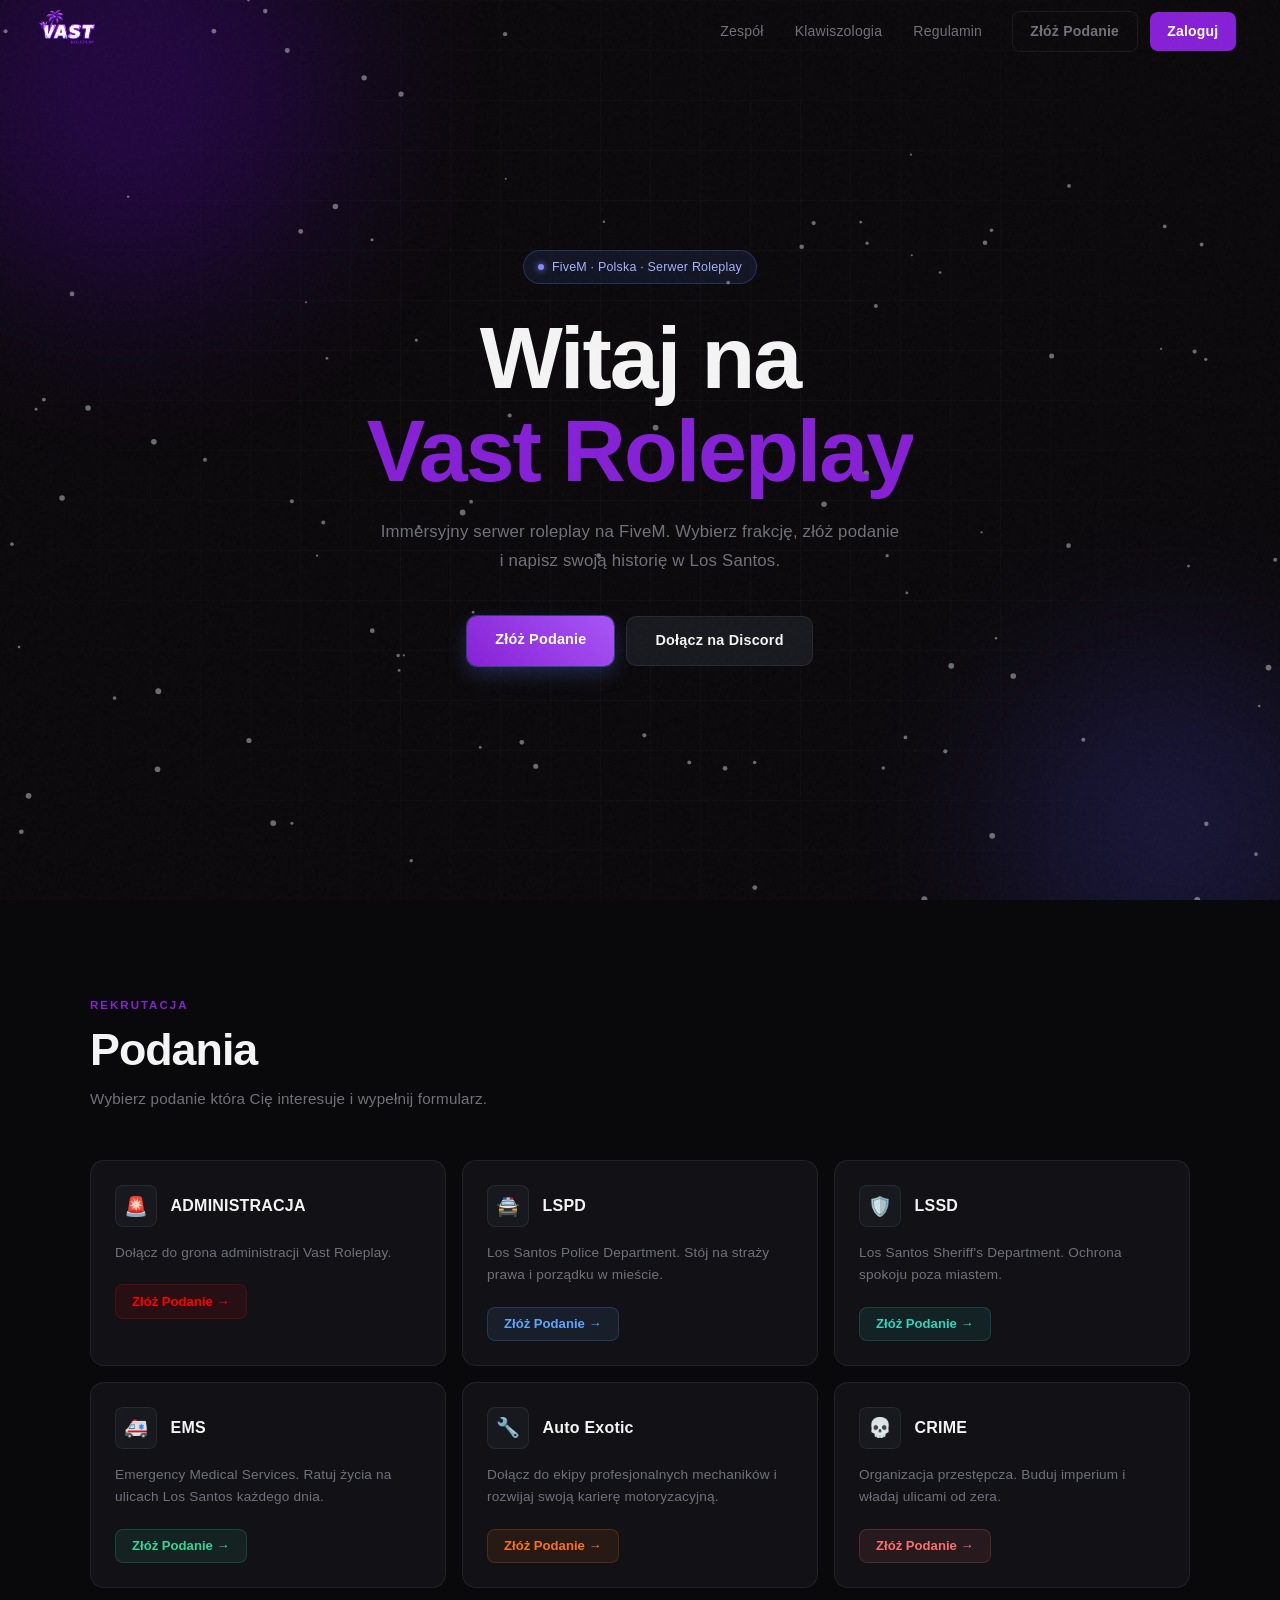
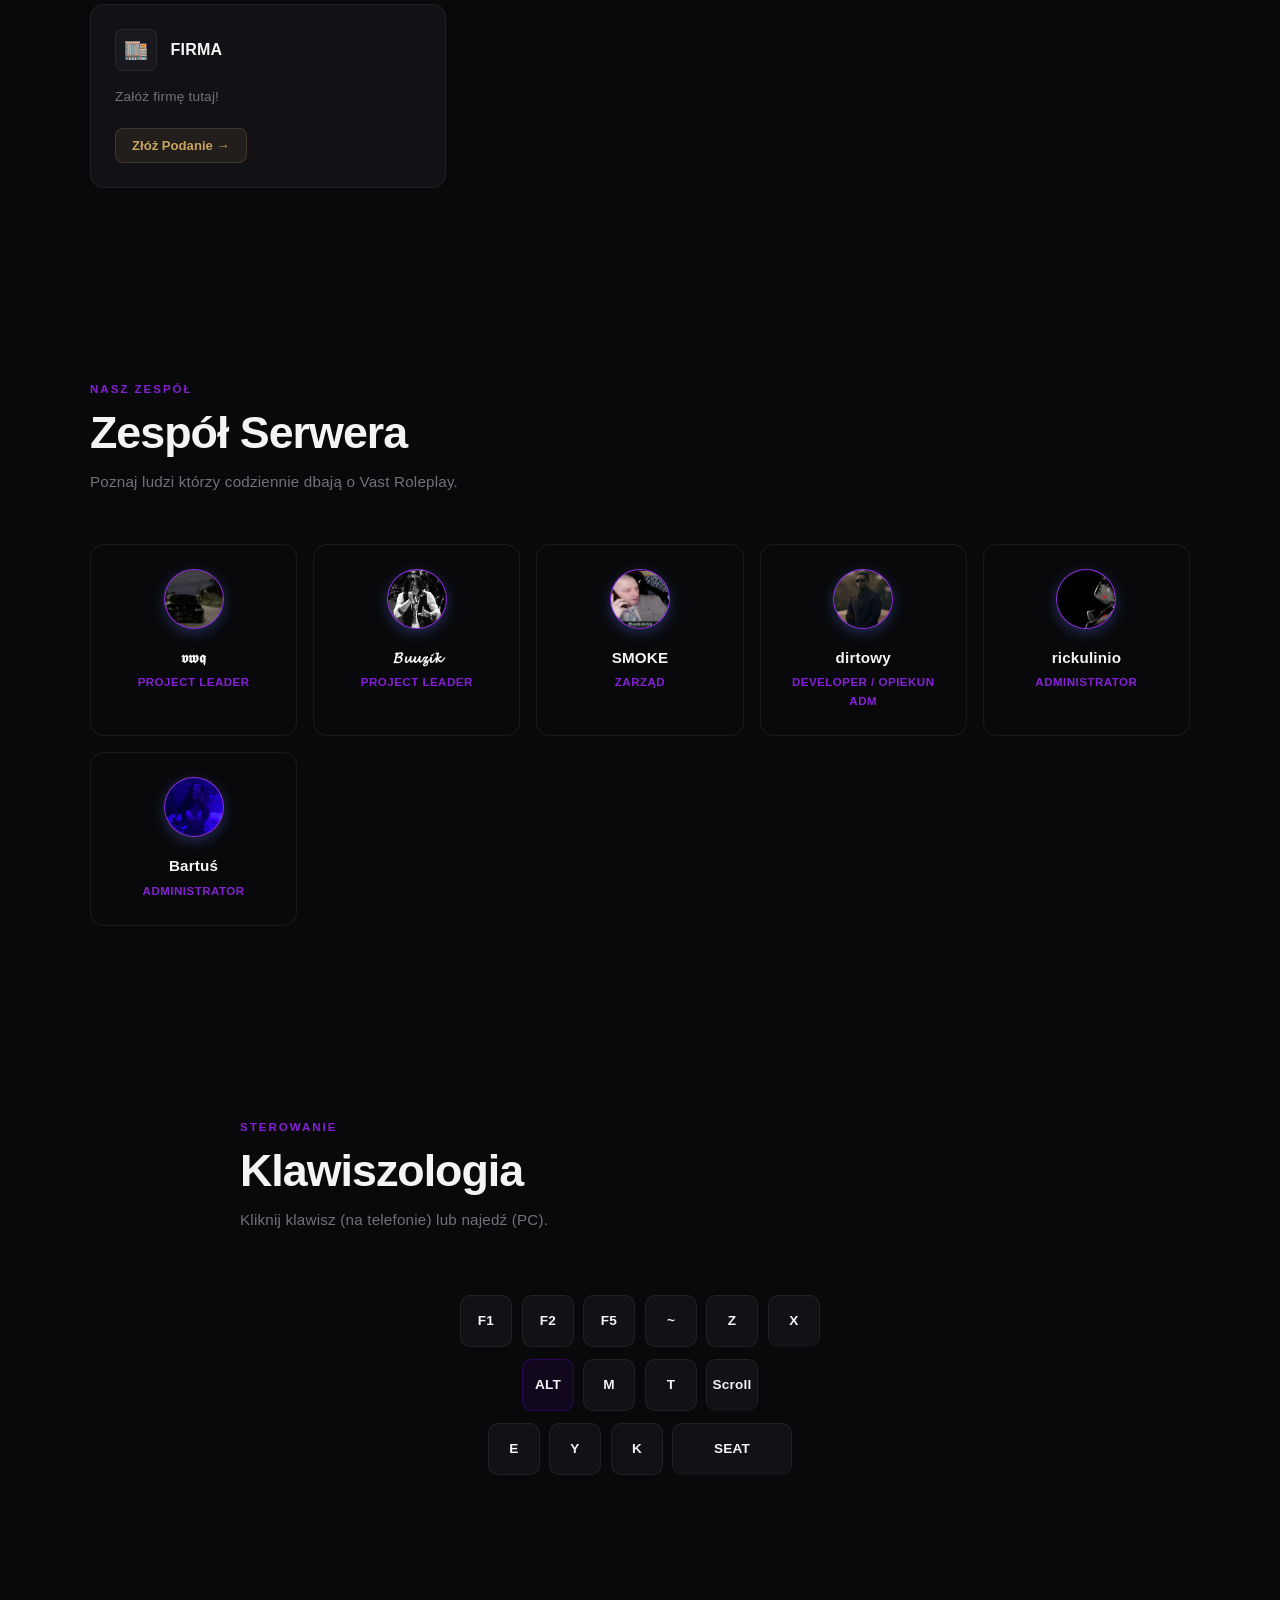
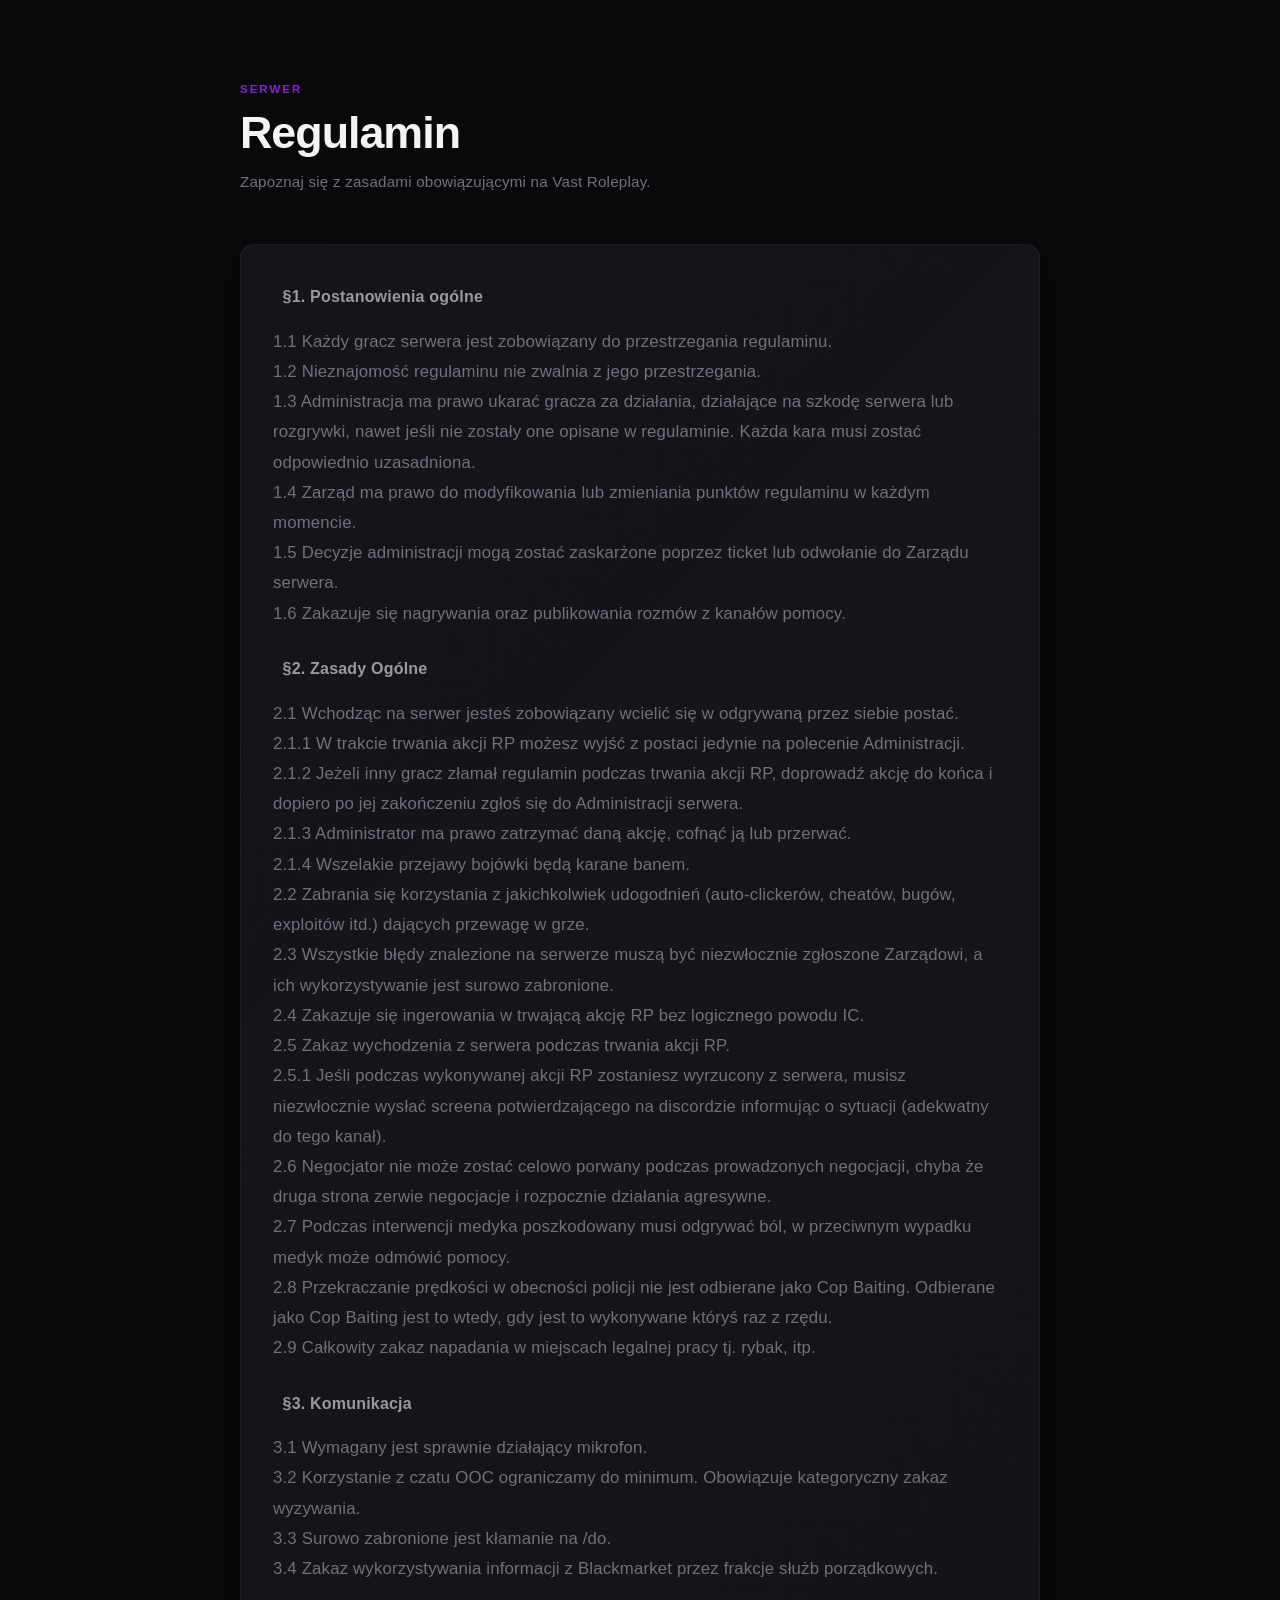
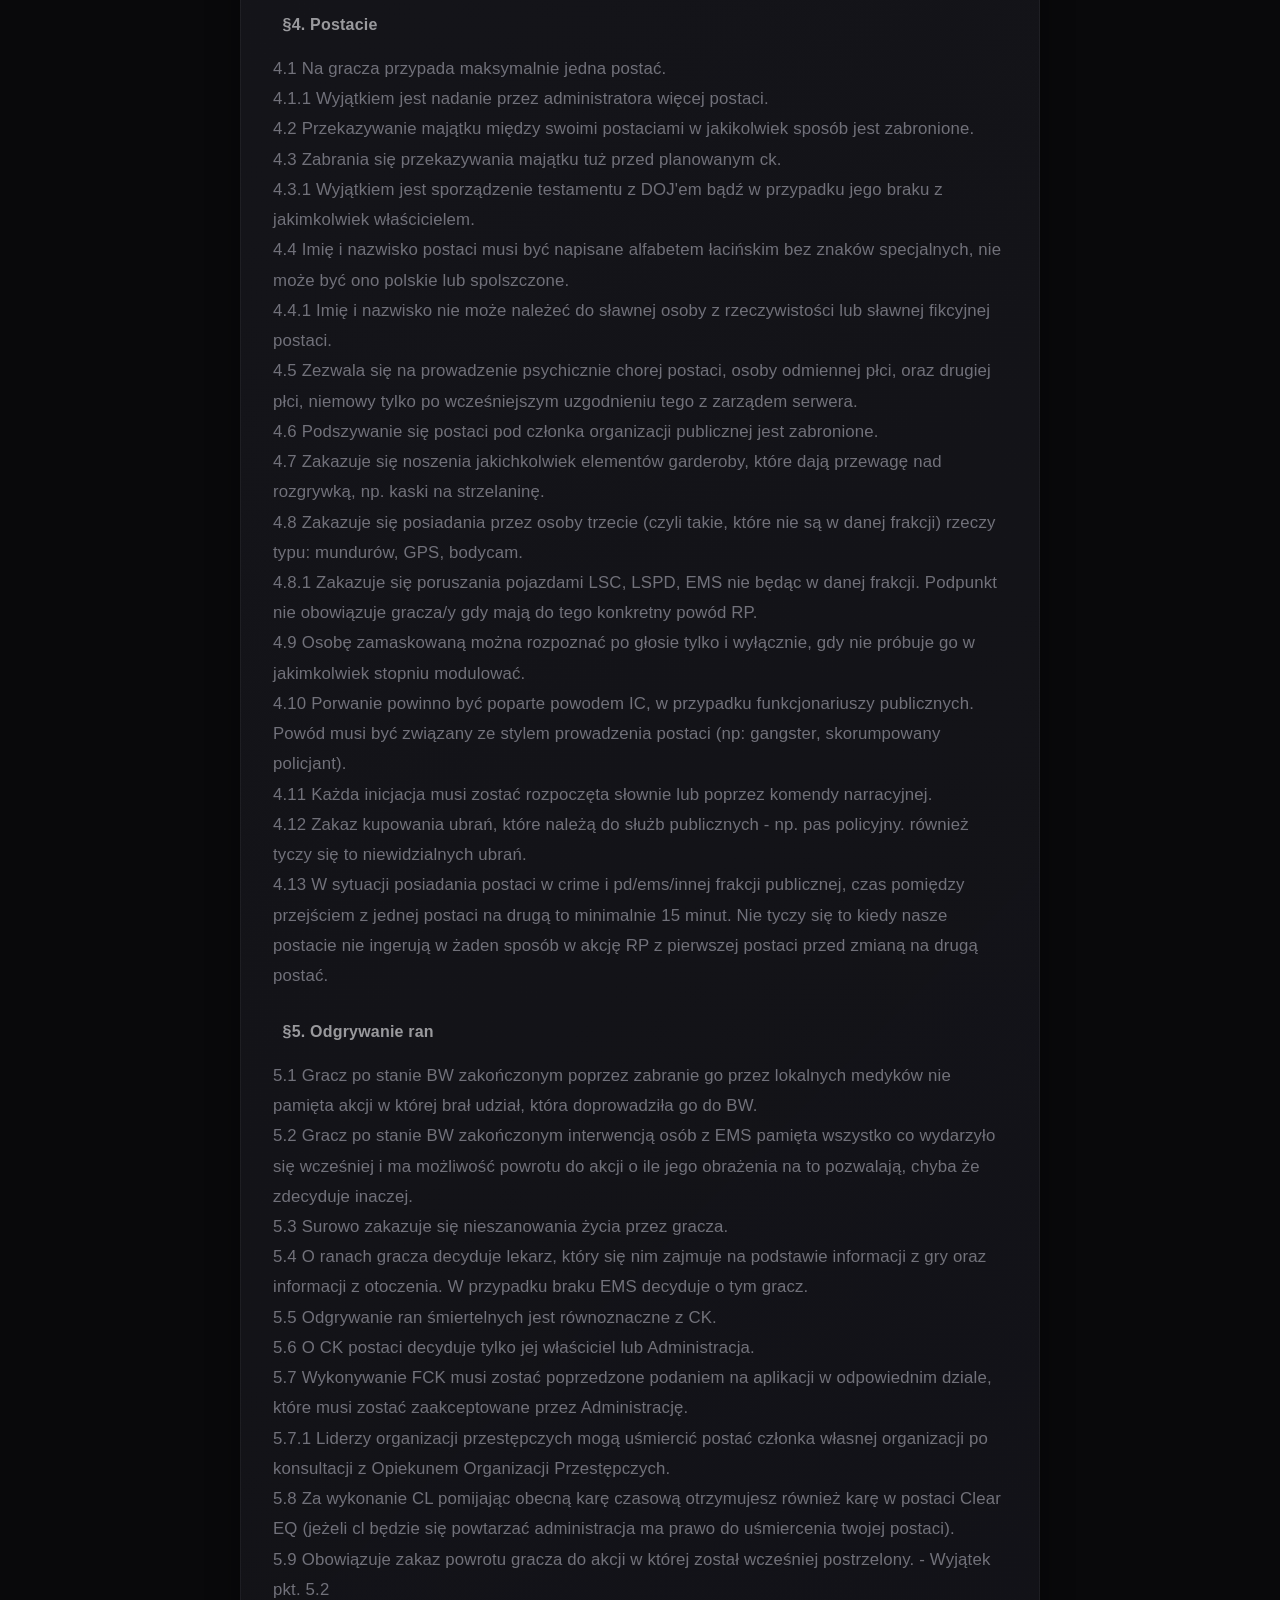
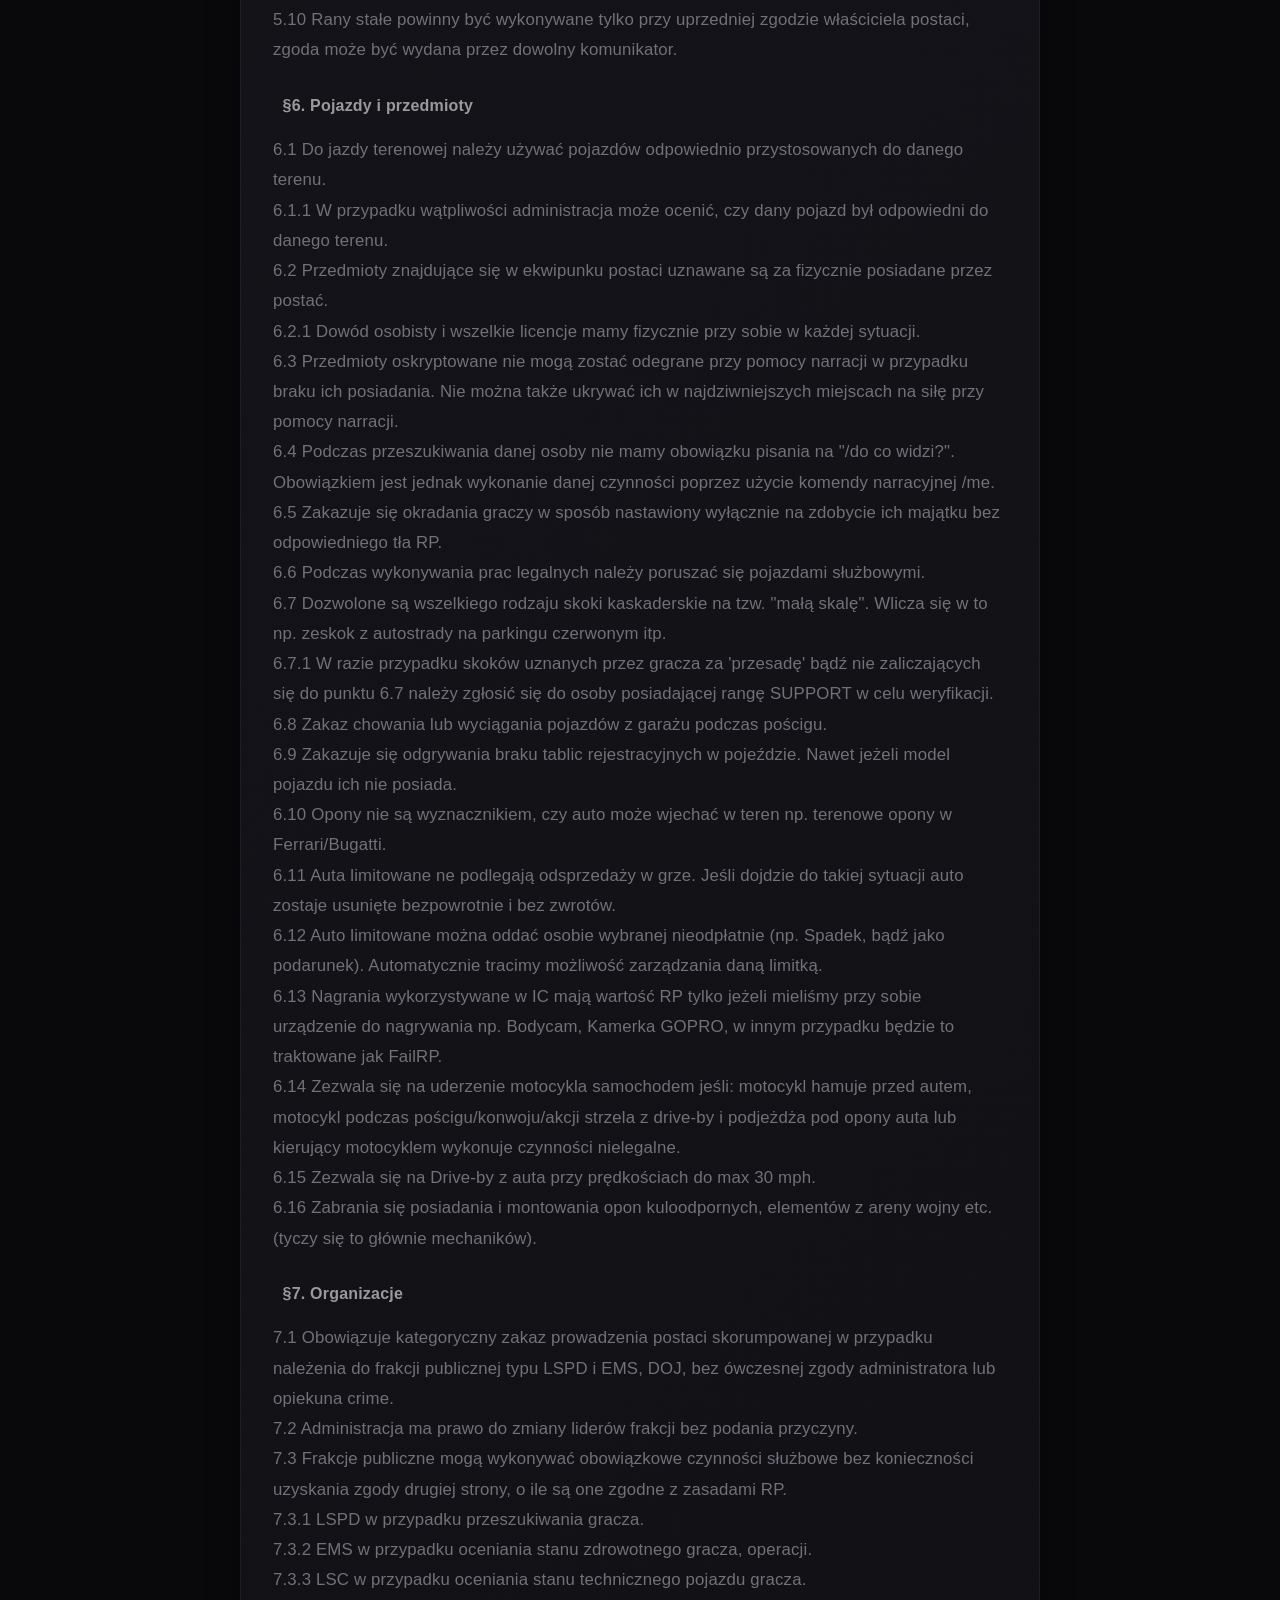
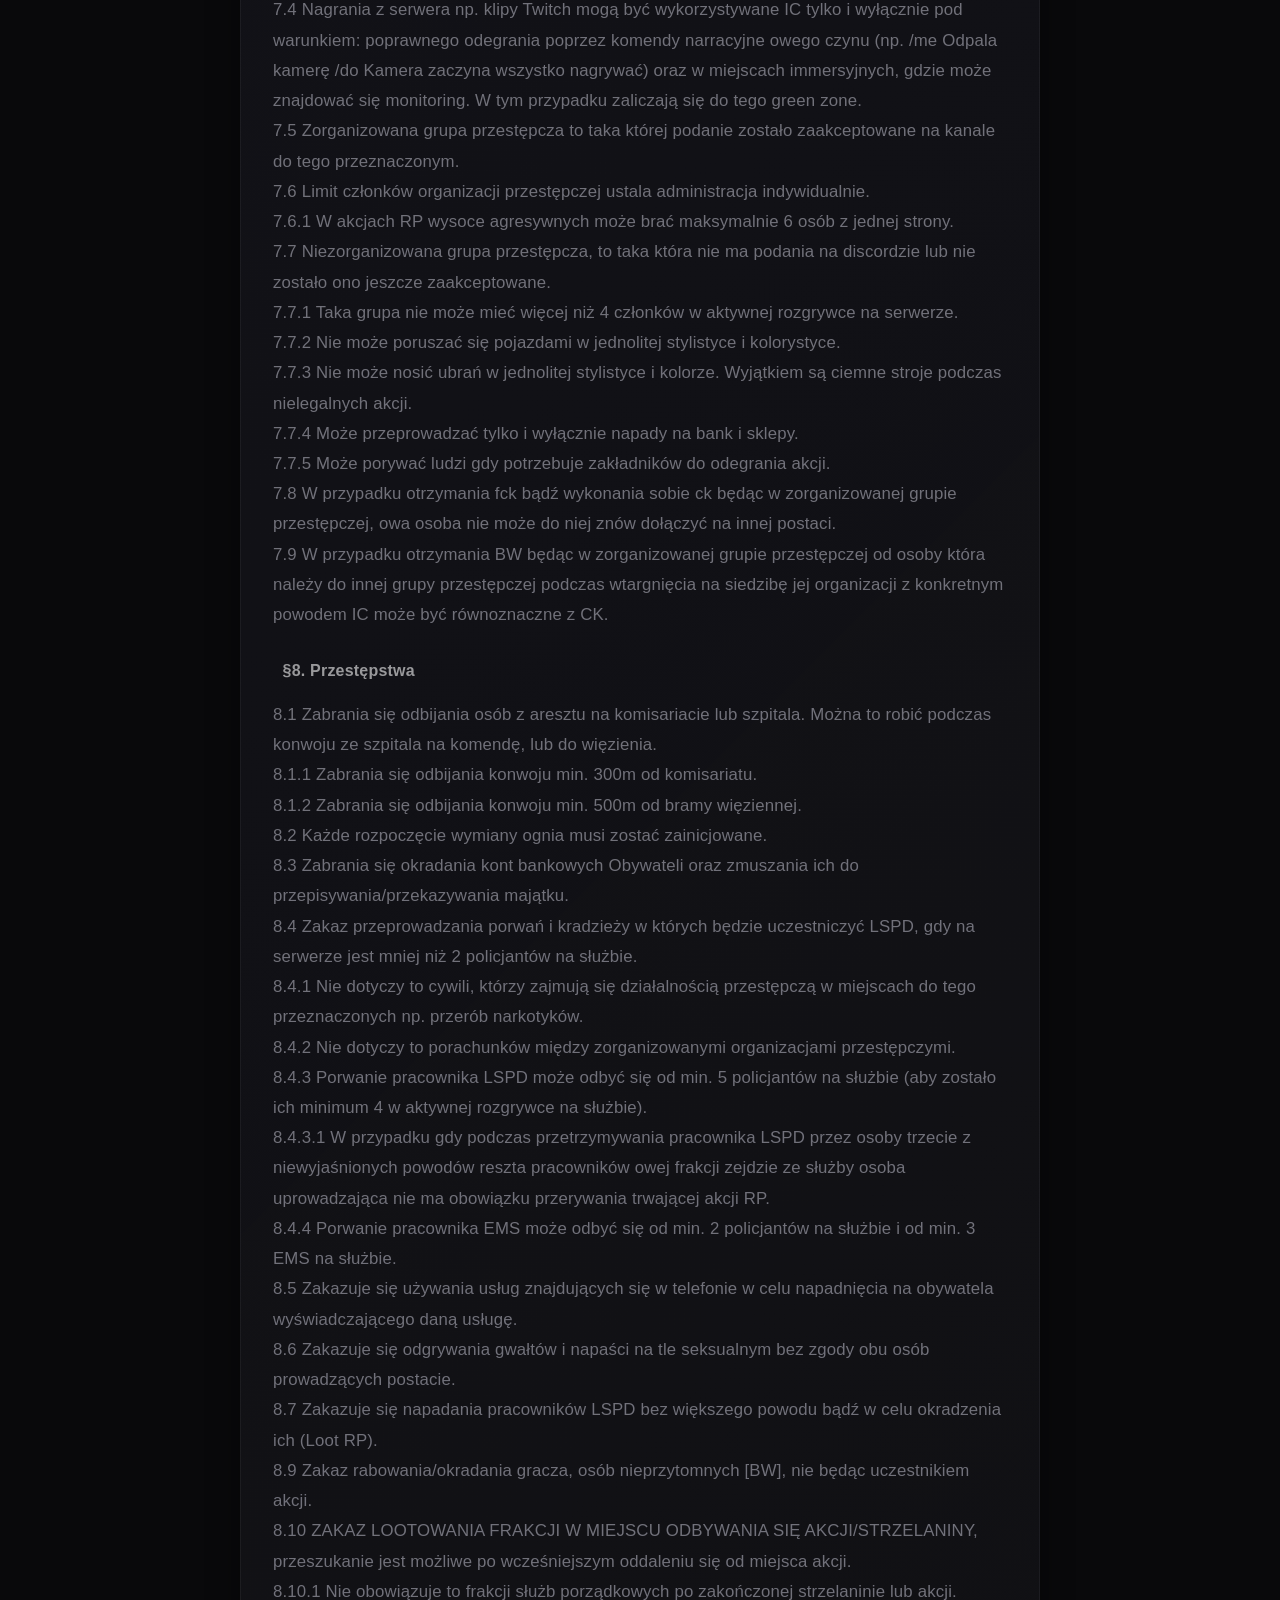
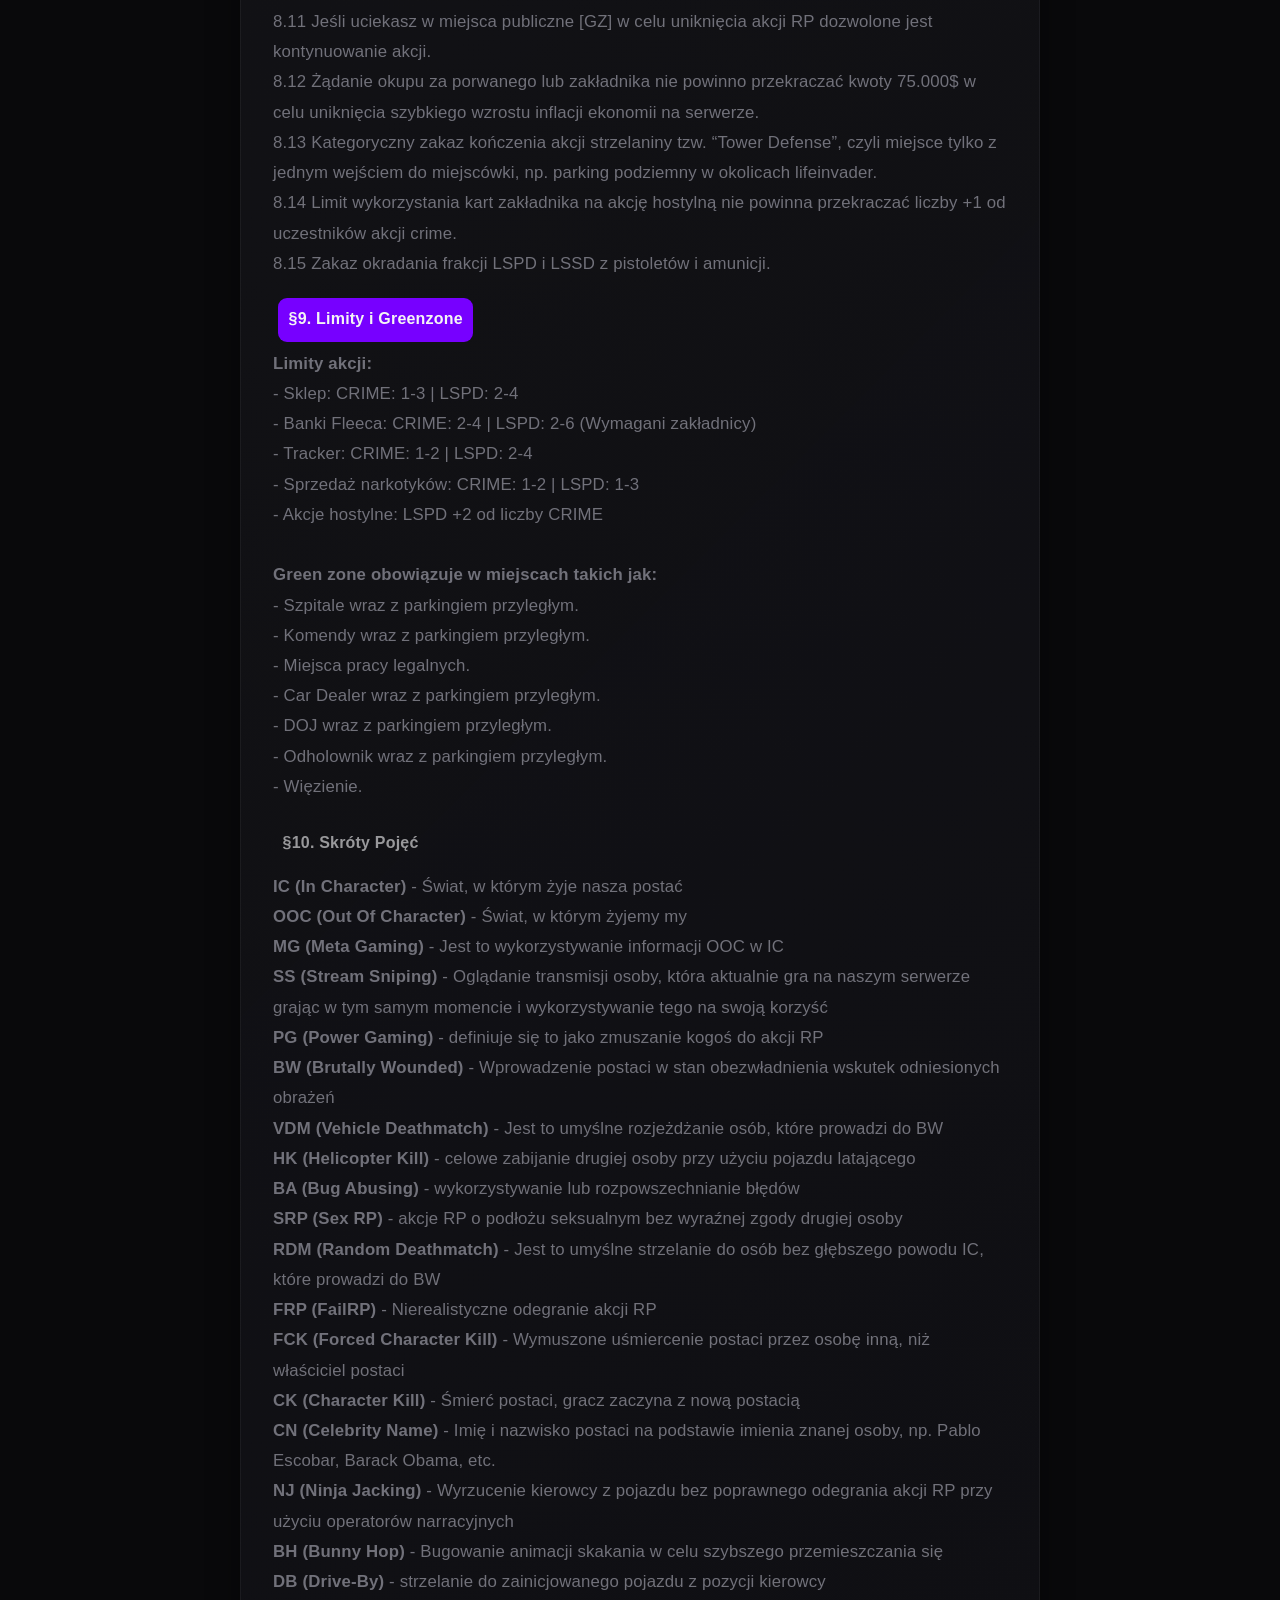
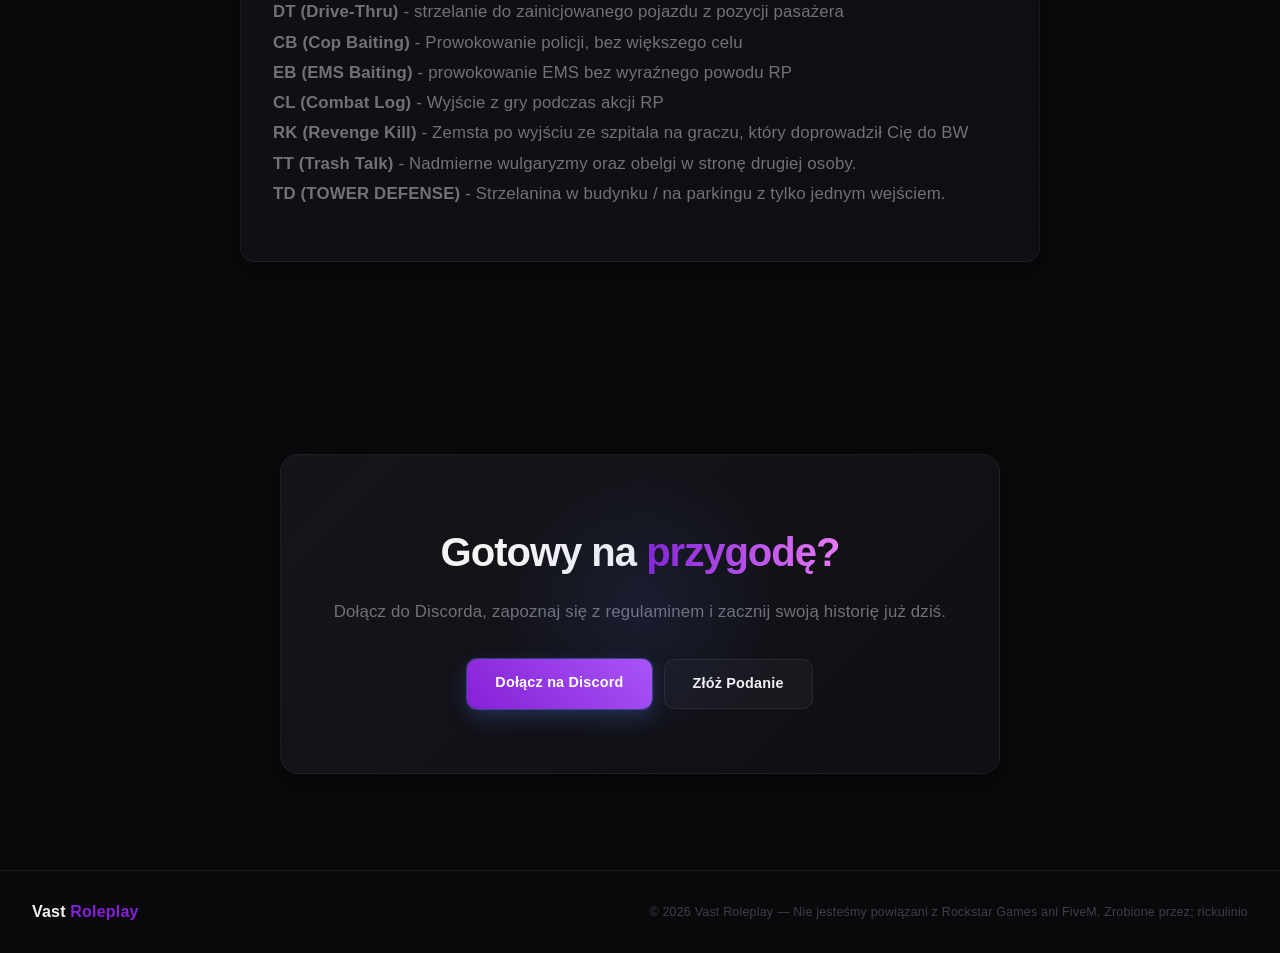
<file: index.html>
<!DOCTYPE html>
<html lang="pl">
<head>
  <meta charset="UTF-8" />
  <meta name="viewport" content="width=device-width, initial-scale=1.0" />

  <title>VAST ROLEPLAY</title>
<link rel="preconnect" href="https://fonts.googleapis.com">
<link rel="preconnect" href="https://fonts.gstatic.com" crossorigin>

<link href="https://fonts.googleapis.com/css2?family=Inter:wght@300;400;500;600;700;800;900&display=swap" rel="stylesheet">

<link rel="stylesheet" href="css/style.css">

  <!-- FAVICON -->
  <link rel="icon" type="image/png" sizes="500x500" href="img/favicon-32x32.png">
  <link rel="icon" type="image/png" sizes="500x500" href="img/favicon16.png">
</head>
<body>

<body>

  <div class="global-bg">
    <div class="grid"></div>
    <div class="orb orb-1"></div>
    <div class="orb orb-2"></div>
    <canvas id="particles"></canvas>
  </div>

  <div id="loader">
    <div class="loader-inner">
      <img src="img/logo.png" class="loader-logo" />
      <div class="loader-bar"></div>
      <p>Ładowanie strony...</p>
    </div>
  </div>

  <nav class="nav" id="nav">
    <a href="#" class="nav-logo">
      <img src="img/logo.png" alt="Vast Roleplay Logo" class="nav-logo-img">
    </a>
    <button class="nav-toggle" id="navToggle" aria-label="Menu">☰</button>
    <ul class="nav-links">
      <li><a href="#team">Zespół</a></li>
      <li><a href="#keybinds">Klawiszologia</a></li>
      <li><a href="#rules">Regulamin</a></li>
    </ul>
    <div class="nav-action">
      <a href="#applications" class="nav-btn nav-btn-ghost">Złóż Podanie</a>
      <a href="login.html" class="nav-btn nav-btn-fill" id="loginBtn">Zaloguj</a>
      <div id="user" class="nav-user nav-dropdown"></div>
    </div>
  </nav>

  <div class="mobile-overlay" id="mobileOverlay"></div>
  <div class="mobile-menu" id="mobileMenu">
    <a href="#team">Zespół</a>
    <a href="#keybinds">Klawiszologia</a>
    <a href="#rules">Regulamin</a>
    <div class="mobile-buttons">
      <a href="#applications" class="btn-mobile ghost">Złóż Podanie</a>
    </div>
  </div>

  <section class="hero">
    <div class="hero-inner">
      <div class="hero-pill">
        <div class="hero-pill-dot"></div>
        FiveM · Polska · Serwer Roleplay
      </div>
      <h1 class="hero-title">
        Witaj na<br>
        <span class="hl">Vast Roleplay</span>
      </h1>
      <p class="hero-sub">
        Immersyjny serwer roleplay na FiveM.
        Wybierz frakcję, złóż podanie i napisz swoją historię w Los Santos.
      </p>
      <div class="hero-btns">
        <a href="#applications" class="btn-lg btn-primary">Złóż Podanie</a>
        <a href="https://discord.gg/gz3HhfZkNQ" target="_blank" class="btn-lg btn-secondary">Dołącz na Discord</a>
      </div>
    </div>
  </section>

  <!-- FACTIONS -->
  <section class="section" id="applications">
    <div class="container">

      <div class="reveal">
        <div class="sec-kicker">Rekrutacja</div>

        <h2 class="sec-heading">
          Podania
        </h2>

        <p class="sec-sub">
          Wybierz podanie która Cię interesuje i wypełnij formularz.
        </p>
      </div>

      <div class="factions-grid" id="factions-grid"></div>

    </div>
  </section>

  <!-- TEAM -->
  <section class="section" id="team">
    <div class="container">

      <div class="reveal">
        <div class="sec-kicker">Nasz Zespół</div>

        <h2 class="sec-heading">
          Zespół Serwera
        </h2>

        <p class="sec-sub">
          Poznaj ludzi którzy codziennie dbają o Vast Roleplay.
        </p>
      </div>

      <div class="team-grid" id="team-grid"></div>

    </div>
  </section>

<section class="section" id="keybinds">
  <div class="container-sm container">

    <div class="reveal">
      <div class="sec-kicker">Sterowanie</div>
      <h2 class="sec-heading">Klawiszologia</h2>
      <p class="sec-sub">
        Kliknij klawisz (na telefonie) lub najedź (PC).
      </p>
    </div>

    <div class="keyboard reveal">

      <div class="kb-row">
        <div class="key" tabindex="0" data-tip="Radial Menu">F1</div>
        <div class="key" tabindex="0" data-tip="Ekwipunek">F2</div>
        <div class="key" tabindex="0" data-tip="Mówienie">F5</div>
        <div class="key" tabindex="0" data-tip="Ręce w górze">~</div>
        <div class="key" tabindex="0" data-tip="Lista obywateli">Z</div>
        <div class="key" tabindex="0" data-tip="Anulowanie animacji">X</div>
      </div>

      <div class="kb-row">
        <div class="key alt" tabindex="0" data-tip="ALT Interakcje">ALT</div>
        <div class="key" tabindex="0" data-tip="Radio">M</div>
        <div class="key" tabindex="0" data-tip="Czat">T</div>
        <div class="key" tabindex="0" data-tip="Przełącz HUD">Scroll</div>
      </div>

      <div class="kb-row">
        <div class="key" tabindex="0" data-tip="Klakson">E</div>
        <div class="key" tabindex="0" data-tip="Silnik">Y</div>
        <div class="key" tabindex="0" data-tip="Schowek">K</div>
        <div class="key wide" tabindex="0" data-tip="Zmień siedzenie w samochodzie /seat 1-4">SEAT</div>
      </div>

    </div>
  </div>
</section>

<section class="section" id="rules">
  <div class="container-sm container">

    <div class="reveal">
      <div class="sec-kicker">Serwer</div>

      <h2 class="sec-heading">Regulamin</h2>

      <p class="sec-sub">
        Zapoznaj się z zasadami obowiązującymi na Vast Roleplay.
      </p>
    </div>

    <div class="rules-box">

      <div class="rule-item">
        <h3 class="rule-title">§1. Postanowienia ogólne</h3>
        <p class="rule-text">
          1.1 Każdy gracz serwera jest zobowiązany do przestrzegania regulaminu.<br>
          1.2 Nieznajomość regulaminu nie zwalnia z jego przestrzegania.<br>
          1.3 Administracja ma prawo ukarać gracza za działania, działające na szkodę serwera lub rozgrywki, nawet jeśli nie zostały one opisane w regulaminie. Każda kara musi zostać odpowiednio uzasadniona.<br>
          1.4 Zarząd ma prawo do modyfikowania lub zmieniania punktów regulaminu w każdym momencie.<br>
          1.5 Decyzje administracji mogą zostać zaskarżone poprzez ticket lub odwołanie do Zarządu serwera.<br>
          1.6 Zakazuje się nagrywania oraz publikowania rozmów z kanałów pomocy.<br>
        </p>
      </div>

      <div class="rule-item">
        <h3 class="rule-title">§2. Zasady Ogólne</h3>
        <p class="rule-text">
          2.1 Wchodząc na serwer jesteś zobowiązany wcielić się w odgrywaną przez siebie postać.<br>
          2.1.1 W trakcie trwania akcji RP możesz wyjść z postaci jedynie na polecenie Administracji.<br>
          2.1.2 Jeżeli inny gracz złamał regulamin podczas trwania akcji RP, doprowadź akcję do końca i dopiero po jej zakończeniu zgłoś się do Administracji serwera.<br>
          2.1.3 Administrator ma prawo zatrzymać daną akcję, cofnąć ją lub przerwać.<br>
          2.1.4 Wszelakie przejawy bojówki będą karane banem.<br>
          2.2 Zabrania się korzystania z jakichkolwiek udogodnień (auto-clickerów, cheatów, bugów, exploitów itd.) dających przewagę w grze.<br>
          2.3 Wszystkie błędy znalezione na serwerze muszą być niezwłocznie zgłoszone Zarządowi, a ich wykorzystywanie jest surowo zabronione.<br>
          2.4 Zakazuje się ingerowania w trwającą akcję RP bez logicznego powodu IC.<br>
          2.5 Zakaz wychodzenia z serwera podczas trwania akcji RP.<br>
          2.5.1 Jeśli podczas wykonywanej akcji RP zostaniesz wyrzucony z serwera, musisz niezwłocznie wysłać screena potwierdzającego na discordzie informując o sytuacji (adekwatny do tego kanał).<br>
          2.6 Negocjator nie może zostać celowo porwany podczas prowadzonych negocjacji, chyba że druga strona zerwie negocjacje i rozpocznie działania agresywne.<br>
          2.7 Podczas interwencji medyka poszkodowany musi odgrywać ból, w przeciwnym wypadku medyk może odmówić pomocy.<br>
          2.8 Przekraczanie prędkości w obecności policji nie jest odbierane jako Cop Baiting. Odbierane jako Cop Baiting jest to wtedy, gdy jest to wykonywane któryś raz z rzędu.<br>
          2.9 Całkowity zakaz napadania w miejscach legalnej pracy tj. rybak, itp.
        </p>
      </div>

      <div class="rule-item">
        <h3 class="rule-title">§3. Komunikacja</h3>
        <p class="rule-text">
          3.1 Wymagany jest sprawnie działający mikrofon.<br>
          3.2 Korzystanie z czatu OOC ograniczamy do minimum. Obowiązuje kategoryczny zakaz wyzywania.<br>
          3.3 Surowo zabronione jest kłamanie na /do.<br>
          3.4 Zakaz wykorzystywania informacji z Blackmarket przez frakcje służb porządkowych.
        </p>
      </div>

      <div class="rule-item">
        <h3 class="rule-title">§4. Postacie</h3>
        <p class="rule-text">
          4.1 Na gracza przypada maksymalnie jedna postać.<br>
          4.1.1 Wyjątkiem jest nadanie przez administratora więcej postaci.<br>
          4.2 Przekazywanie majątku między swoimi postaciami w jakikolwiek sposób jest zabronione.<br>
          4.3 Zabrania się przekazywania majątku tuż przed planowanym ck.<br>
          4.3.1 Wyjątkiem jest sporządzenie testamentu z DOJ'em bądź w przypadku jego braku z jakimkolwiek właścicielem.<br>
          4.4 Imię i nazwisko postaci musi być napisane alfabetem łacińskim bez znaków specjalnych, nie może być ono polskie lub spolszczone.<br>
          4.4.1 Imię i nazwisko nie może należeć do sławnej osoby z rzeczywistości lub sławnej fikcyjnej postaci.<br>
          4.5 Zezwala się na prowadzenie psychicznie chorej postaci, osoby odmiennej płci, oraz drugiej płci, niemowy tylko po wcześniejszym uzgodnieniu tego z zarządem serwera.<br>
          4.6 Podszywanie się postaci pod członka organizacji publicznej jest zabronione.<br>
          4.7 Zakazuje się noszenia jakichkolwiek elementów garderoby, które dają przewagę nad rozgrywką, np. kaski na strzelaninę.<br>
          4.8 Zakazuje się posiadania przez osoby trzecie (czyli takie, które nie są w danej frakcji) rzeczy typu: mundurów, GPS, bodycam.<br>
          4.8.1 Zakazuje się poruszania pojazdami LSC, LSPD, EMS nie będąc w danej frakcji. Podpunkt nie obowiązuje gracza/y gdy mają do tego konkretny powód RP.<br>
          4.9 Osobę zamaskowaną można rozpoznać po głosie tylko i wyłącznie, gdy nie próbuje go w jakimkolwiek stopniu modulować.<br>
          4.10 Porwanie powinno być poparte powodem IC, w przypadku funkcjonariuszy publicznych. Powód musi być związany ze stylem prowadzenia postaci (np: gangster, skorumpowany policjant).<br>
          4.11 Każda inicjacja musi zostać rozpoczęta słownie lub poprzez komendy narracyjnej.<br>
          4.12 Zakaz kupowania ubrań, które należą do służb publicznych - np. pas policyjny. również tyczy się to niewidzialnych ubrań.<br>
          4.13 W sytuacji posiadania postaci w crime i pd/ems/innej frakcji publicznej, czas pomiędzy przejściem z jednej postaci na drugą to minimalnie 15 minut. Nie tyczy się to kiedy nasze postacie nie ingerują w żaden sposób w akcję RP z pierwszej postaci przed zmianą na drugą postać.
        </p>
      </div>

      <div class="rule-item">
        <h3 class="rule-title">§5. Odgrywanie ran</h3>
        <p class="rule-text">
          5.1 Gracz po stanie BW zakończonym poprzez zabranie go przez lokalnych medyków nie pamięta akcji w której brał udział, która doprowadziła go do BW.<br>
          5.2 Gracz po stanie BW zakończonym interwencją osób z EMS pamięta wszystko co wydarzyło się wcześniej i ma możliwość powrotu do akcji o ile jego obrażenia na to pozwalają, chyba że zdecyduje inaczej.<br>
          5.3 Surowo zakazuje się nieszanowania życia przez gracza.<br>
          5.4 O ranach gracza decyduje lekarz, który się nim zajmuje na podstawie informacji z gry oraz informacji z otoczenia. W przypadku braku EMS decyduje o tym gracz.<br>
          5.5 Odgrywanie ran śmiertelnych jest równoznaczne z CK.<br>
          5.6 O CK postaci decyduje tylko jej właściciel lub Administracja.<br>
          5.7 Wykonywanie FCK musi zostać poprzedzone podaniem na aplikacji w odpowiednim dziale, które musi zostać zaakceptowane przez Administrację.<br>
          5.7.1 Liderzy organizacji przestępczych mogą uśmiercić postać członka własnej organizacji po konsultacji z Opiekunem Organizacji Przestępczych.<br>
          5.8 Za wykonanie CL pomijając obecną karę czasową otrzymujesz również karę w postaci Clear EQ (jeżeli cl będzie się powtarzać administracja ma prawo do uśmiercenia twojej postaci).<br>
          5.9 Obowiązuje zakaz powrotu gracza do akcji w której został wcześniej postrzelony. - Wyjątek pkt. 5.2<br>
          5.10 Rany stałe powinny być wykonywane tylko przy uprzedniej zgodzie właściciela postaci, zgoda może być wydana przez dowolny komunikator.
        </p>
      </div>

      <div class="rule-item">
        <h3 class="rule-title">§6. Pojazdy i przedmioty</h3>
        <p class="rule-text">
          6.1 Do jazdy terenowej należy używać pojazdów odpowiednio przystosowanych do danego terenu.<br>
          6.1.1 W przypadku wątpliwości administracja może ocenić, czy dany pojazd był odpowiedni do danego terenu.<br>
          6.2 Przedmioty znajdujące się w ekwipunku postaci uznawane są za fizycznie posiadane przez postać.<br>
          6.2.1 Dowód osobisty i wszelkie licencje mamy fizycznie przy sobie w każdej sytuacji.<br>
          6.3 Przedmioty oskryptowane nie mogą zostać odegrane przy pomocy narracji w przypadku braku ich posiadania. Nie można także ukrywać ich w najdziwniejszych miejscach na siłę przy pomocy narracji.<br>
          6.4 Podczas przeszukiwania danej osoby nie mamy obowiązku pisania na "/do co widzi?". Obowiązkiem jest jednak wykonanie danej czynności poprzez użycie komendy narracyjnej /me.<br>
          6.5 Zakazuje się okradania graczy w sposób nastawiony wyłącznie na zdobycie ich majątku bez odpowiedniego tła RP.<br>
          6.6 Podczas wykonywania prac legalnych należy poruszać się pojazdami służbowymi.<br>
          6.7 Dozwolone są wszelkiego rodzaju skoki kaskaderskie na tzw. "małą skalę". Wlicza się w to np. zeskok z autostrady na parkingu czerwonym itp.<br>
          6.7.1 W razie przypadku skoków uznanych przez gracza za 'przesadę' bądź nie zaliczających się do punktu 6.7 należy zgłosić się do osoby posiadającej rangę SUPPORT w celu weryfikacji.<br>
          6.8 Zakaz chowania lub wyciągania pojazdów z garażu podczas pościgu.<br>
          6.9 Zakazuje się odgrywania braku tablic rejestracyjnych w pojeździe. Nawet jeżeli model pojazdu ich nie posiada.<br>
          6.10 Opony nie są wyznacznikiem, czy auto może wjechać w teren np. terenowe opony w Ferrari/Bugatti.<br>
          6.11 Auta limitowane ne podlegają odsprzedaży w grze. Jeśli dojdzie do takiej sytuacji auto zostaje usunięte bezpowrotnie i bez zwrotów.<br>
          6.12 Auto limitowane można oddać osobie wybranej nieodpłatnie (np. Spadek, bądź jako podarunek). Automatycznie tracimy możliwość zarządzania daną limitką.<br>
          6.13 Nagrania wykorzystywane w IC mają wartość RP tylko jeżeli mieliśmy przy sobie urządzenie do nagrywania np. Bodycam, Kamerka GOPRO, w innym przypadku będzie to traktowane jak FailRP.<br>
          6.14 Zezwala się na uderzenie motocykla samochodem jeśli: motocykl hamuje przed autem, motocykl podczas pościgu/konwoju/akcji strzela z drive-by i podjeżdża pod opony auta lub kierujący motocyklem wykonuje czynności nielegalne.<br>
          6.15 Zezwala się na Drive-by z auta przy prędkościach do max 30 mph.<br>
          6.16 Zabrania się posiadania i montowania opon kuloodpornych, elementów z areny wojny etc. (tyczy się to głównie mechaników).
        </p>
      </div>

      <div class="rule-item">
        <h3 class="rule-title">§7. Organizacje</h3>
        <p class="rule-text">
          7.1 Obowiązuje kategoryczny zakaz prowadzenia postaci skorumpowanej w przypadku należenia do frakcji publicznej typu LSPD i EMS, DOJ, bez ówczesnej zgody administratora lub opiekuna crime.<br>
          7.2 Administracja ma prawo do zmiany liderów frakcji bez podania przyczyny.<br>
          7.3 Frakcje publiczne mogą wykonywać obowiązkowe czynności służbowe bez konieczności uzyskania zgody drugiej strony, o ile są one zgodne z zasadami RP.<br>
          7.3.1 LSPD w przypadku przeszukiwania gracza.<br>
          7.3.2 EMS w przypadku oceniania stanu zdrowotnego gracza, operacji.<br>
          7.3.3 LSC w przypadku oceniania stanu technicznego pojazdu gracza.<br>
          7.4 Nagrania z serwera np. klipy Twitch mogą być wykorzystywane IC tylko i wyłącznie pod warunkiem: poprawnego odegrania poprzez komendy narracyjne owego czynu (np. /me Odpala kamerę /do Kamera zaczyna wszystko nagrywać) oraz w miejscach immersyjnych, gdzie może znajdować się monitoring. W tym przypadku zaliczają się do tego green zone.<br>
          7.5 Zorganizowana grupa przestępcza to taka której podanie zostało zaakceptowane na kanale do tego przeznaczonym.<br>
          7.6 Limit członków organizacji przestępczej ustala administracja indywidualnie.<br>
          7.6.1 W akcjach RP wysoce agresywnych może brać maksymalnie 6 osób z jednej strony.<br>
          7.7 Niezorganizowana grupa przestępcza, to taka która nie ma podania na discordzie lub nie zostało ono jeszcze zaakceptowane.<br>
          7.7.1 Taka grupa nie może mieć więcej niż 4 członków w aktywnej rozgrywce na serwerze.<br>
          7.7.2 Nie może poruszać się pojazdami w jednolitej stylistyce i kolorystyce.<br>
          7.7.3 Nie może nosić ubrań w jednolitej stylistyce i kolorze. Wyjątkiem są ciemne stroje podczas nielegalnych akcji.<br>
          7.7.4 Może przeprowadzać tylko i wyłącznie napady na bank i sklepy.<br>
          7.7.5 Może porywać ludzi gdy potrzebuje zakładników do odegrania akcji.<br>
          7.8 W przypadku otrzymania fck bądź wykonania sobie ck będąc w zorganizowanej grupie przestępczej, owa osoba nie może do niej znów dołączyć na innej postaci.<br>
          7.9 W przypadku otrzymania BW będąc w zorganizowanej grupie przestępczej od osoby która należy do innej grupy przestępczej podczas wtargnięcia na siedzibę jej organizacji z konkretnym powodem IC może być równoznaczne z CK.
        </p>
      </div>

      <div class="rule-item">
        <h3 class="rule-title">§8. Przestępstwa</h3>
        <p class="rule-text">
          8.1 Zabrania się odbijania osób z aresztu na komisariacie lub szpitala. Można to robić podczas konwoju ze szpitala na komendę, lub do więzienia.<br>
          8.1.1 Zabrania się odbijania konwoju min. 300m od komisariatu.<br>
          8.1.2 Zabrania się odbijania konwoju min. 500m od bramy więziennej.<br>
          8.2 Każde rozpoczęcie wymiany ognia musi zostać zainicjowane.<br>
          8.3 Zabrania się okradania kont bankowych Obywateli oraz zmuszania ich do przepisywania/przekazywania majątku.<br>
          8.4 Zakaz przeprowadzania porwań i kradzieży w których będzie uczestniczyć LSPD, gdy na serwerze jest mniej niż 2 policjantów na służbie.<br>
          8.4.1 Nie dotyczy to cywili, którzy zajmują się działalnością przestępczą w miejscach do tego przeznaczonych np. przerób narkotyków.<br>
          8.4.2 Nie dotyczy to porachunków między zorganizowanymi organizacjami przestępczymi.<br>
          8.4.3 Porwanie pracownika LSPD może odbyć się od min. 5 policjantów na służbie (aby zostało ich minimum 4 w aktywnej rozgrywce na służbie).<br>
          8.4.3.1 W przypadku gdy podczas przetrzymywania pracownika LSPD przez osoby trzecie z niewyjaśnionych powodów reszta pracowników owej frakcji zejdzie ze służby osoba uprowadzająca nie ma obowiązku przerywania trwającej akcji RP.<br>
          8.4.4 Porwanie pracownika EMS może odbyć się od min. 2 policjantów na służbie i od min. 3 EMS na służbie.<br>
          8.5 Zakazuje się używania usług znajdujących się w telefonie w celu napadnięcia na obywatela wyświadczającego daną usługę.<br>
          8.6 Zakazuje się odgrywania gwałtów i napaści na tle seksualnym bez zgody obu osób prowadzących postacie.<br>
          8.7 Zakazuje się napadania pracowników LSPD bez większego powodu bądź w celu okradzenia ich (Loot RP).<br>
          8.9 Zakaz rabowania/okradania gracza, osób nieprzytomnych [BW], nie będąc uczestnikiem akcji.<br>
          8.10 ZAKAZ LOOTOWANIA FRAKCJI W MIEJSCU ODBYWANIA SIĘ AKCJI/STRZELANINY, przeszukanie jest możliwe po wcześniejszym oddaleniu się od miejsca akcji.<br>
          8.10.1 Nie obowiązuje to frakcji służb porządkowych po zakończonej strzelaninie lub akcji.<br>
          8.11 Jeśli uciekasz w miejsca publiczne [GZ] w celu uniknięcia akcji RP dozwolone jest kontynuowanie akcji.<br>
          8.12 Żądanie okupu za porwanego lub zakładnika nie powinno przekraczać kwoty 75.000$ w celu uniknięcia szybkiego wzrostu inflacji ekonomii na serwerze.<br>
          8.13 Kategoryczny zakaz kończenia akcji strzelaniny tzw. “Tower Defense”, czyli miejsce tylko z jednym wejściem do miejscówki, np. parking podziemny w okolicach lifeinvader.<br>
          8.14 Limit wykorzystania kart zakładnika na akcję hostylną nie powinna przekraczać liczby +1 od uczestników akcji crime.<br>
          8.15 Zakaz okradania frakcji LSPD i LSSD z pistoletów i amunicji.
        </p>
      </div>

      <div class="rule-item">
        <h3 class="rule-title">§9. Limity i Greenzone</h3>
        <p class="rule-text">
          <strong>Limity akcji:</strong><br>
          - Sklep: CRIME: 1-3 | LSPD: 2-4<br>
          - Banki Fleeca: CRIME: 2-4 | LSPD: 2-6 (Wymagani zakładnicy)<br>
          - Tracker: CRIME: 1-2 | LSPD: 2-4<br>
          - Sprzedaż narkotyków: CRIME: 1-2 | LSPD: 1-3<br>
          - Akcje hostylne: LSPD +2 od liczby CRIME<br><br>
          <strong>Green zone obowiązuje w miejscach takich jak:</strong><br>
          - Szpitale wraz z parkingiem przyległym.<br>
          - Komendy wraz z parkingiem przyległym.<br>
          - Miejsca pracy legalnych.<br>
          - Car Dealer wraz z parkingiem przyległym.<br>
          - DOJ wraz z parkingiem przyległym.<br>
          - Odholownik wraz z parkingiem przyległym.<br>
          - Więzienie.
        </p>
      </div>

      <div class="rule-item">
        <h3 class="rule-title">§10. Skróty Pojęć</h3>
        <p class="rule-text">
          <strong>IC (In Character)</strong> - Świat, w którym żyje nasza postać<br>
          <strong>OOC (Out Of Character)</strong> - Świat, w którym żyjemy my<br>
          <strong>MG (Meta Gaming)</strong> - Jest to wykorzystywanie informacji OOC w IC<br>
          <strong>SS (Stream Sniping)</strong> - Oglądanie transmisji osoby, która aktualnie gra na naszym serwerze grając w tym samym momencie i wykorzystywanie tego na swoją korzyść<br>
          <strong>PG (Power Gaming)</strong> - definiuje się to jako zmuszanie kogoś do akcji RP<br>
          <strong>BW (Brutally Wounded)</strong> - Wprowadzenie postaci w stan obezwładnienia wskutek odniesionych obrażeń<br>
          <strong>VDM (Vehicle Deathmatch)</strong> - Jest to umyślne rozjeżdżanie osób, które prowadzi do BW<br>
          <strong>HK (Helicopter Kill)</strong> - celowe zabijanie drugiej osoby przy użyciu pojazdu latającego<br>
          <strong>BA (Bug Abusing)</strong> - wykorzystywanie lub rozpowszechnianie błędów<br>
          <strong>SRP (Sex RP)</strong> - akcje RP o podłożu seksualnym bez wyraźnej zgody drugiej osoby<br>
          <strong>RDM (Random Deathmatch)</strong> - Jest to umyślne strzelanie do osób bez głębszego powodu IC, które prowadzi do BW<br>
          <strong>FRP (FailRP)</strong> - Nierealistyczne odegranie akcji RP<br>
          <strong>FCK (Forced Character Kill)</strong> - Wymuszone uśmiercenie postaci przez osobę inną, niż właściciel postaci<br>
          <strong>CK (Character Kill)</strong> - Śmierć postaci, gracz zaczyna z nową postacią<br>
          <strong>CN (Celebrity Name)</strong> - Imię i nazwisko postaci na podstawie imienia znanej osoby, np. Pablo Escobar, Barack Obama, etc.<br>
          <strong>NJ (Ninja Jacking)</strong> - Wyrzucenie kierowcy z pojazdu bez poprawnego odegrania akcji RP przy użyciu operatorów narracyjnych<br>
          <strong>BH (Bunny Hop)</strong> - Bugowanie animacji skakania w celu szybszego przemieszczania się<br>
          <strong>DB (Drive-By)</strong> - strzelanie do zainicjowanego pojazdu z pozycji kierowcy<br>
          <strong>DT (Drive-Thru)</strong> - strzelanie do zainicjowanego pojazdu z pozycji pasażera<br>
          <strong>CB (Cop Baiting)</strong> - Prowokowanie policji, bez większego celu<br>
          <strong>EB (EMS Baiting)</strong> - prowokowanie EMS bez wyraźnego powodu RP<br>
          <strong>CL (Combat Log)</strong> - Wyjście z gry podczas akcji RP<br>
          <strong>RK (Revenge Kill)</strong> - Zemsta po wyjściu ze szpitala na graczu, który doprowadził Cię do BW<br>
          <strong>TT (Trash Talk)</strong> - Nadmierne wulgaryzmy oraz obelgi w stronę drugiej osoby.<br>
          <strong>TD (TOWER DEFENSE)</strong> - Strzelanina w budynku / na parkingu z tylko jednym wejściem.
        </p>
      </div>

    </div>
  </div>
</section>

  <!-- JOIN -->
  <section class="section" id="join">
    <div class="container">

      <div class="cta-card reveal">

        <h2 class="cta-title">
          Gotowy na <span>przygodę?</span>
        </h2>

        <p class="cta-desc">
          Dołącz do Discorda,
          zapoznaj się z regulaminem i zacznij swoją historię już dziś.
        </p>

        <div class="cta-btns">
          <a href="https://discord.gg/gz3HhfZkNQ" target="_blank" class="btn-lg btn-primary">
            Dołącz na Discord
          </a>

          <a href="#applications" class="btn-lg btn-secondary">
            Złóż Podanie
          </a>
        </div>

      </div>

    </div>
  </section>

  <!-- FOOTER -->
  <footer>
    <div class="footer-logo">
      Vast <em>Roleplay</em>
    </div>

    <div class="footer-copy">
      © 2026 Vast Roleplay — Nie jesteśmy powiązani z Rockstar Games ani FiveM. Zrobione przez; rickulinio
    </div>
  </footer>

  <!-- MODAL -->
<div class="modal-bg" id="modalBg">
  <div class="modal-box" id="modalBox"></div>
</div>
<script src="js/data.js"></script>
<script src="js/auth.js"></script>
<script src="js/main.js"></script>
<script src="js/modal.js"></script>
</body>
</html>
</file>
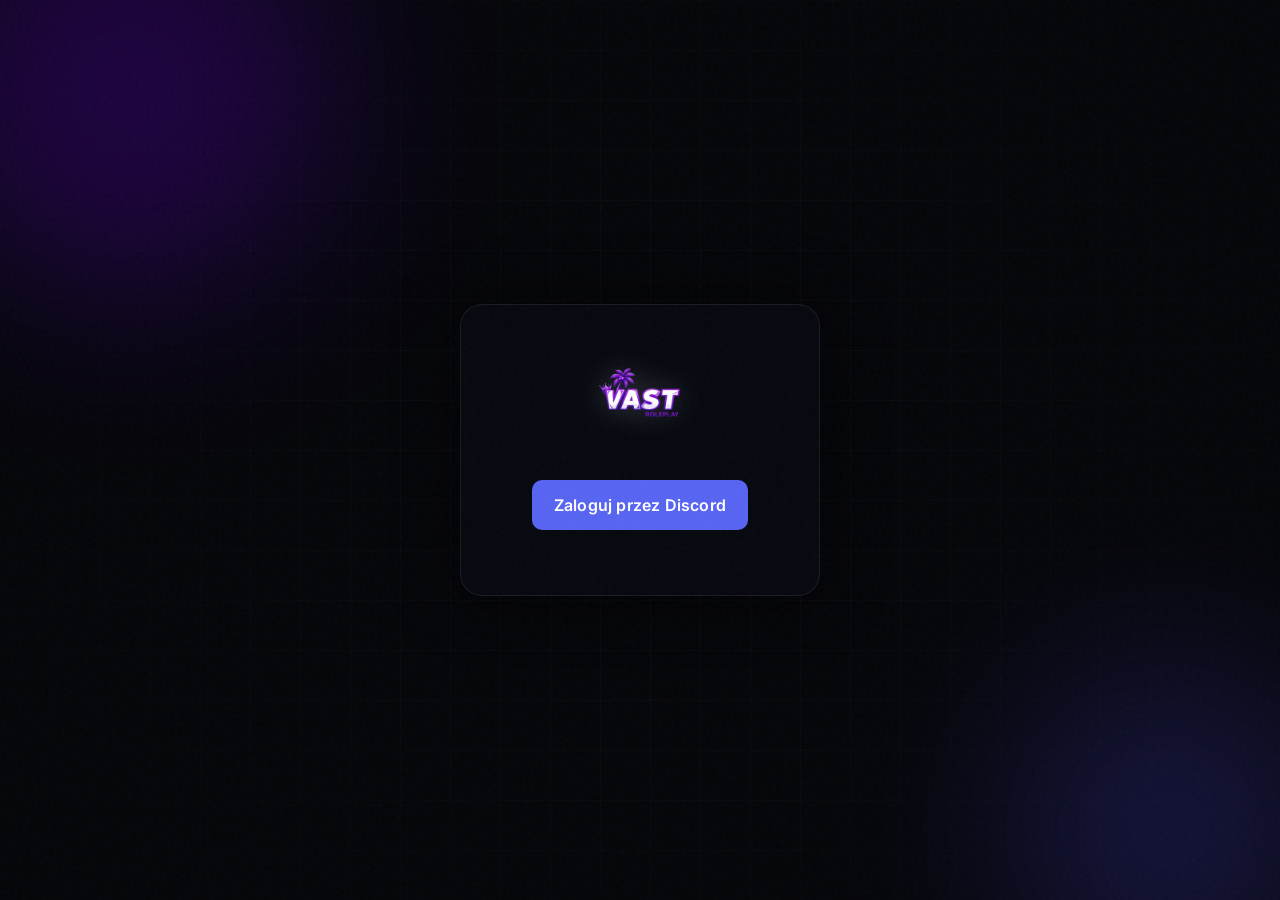
<file: login.html>
<!DOCTYPE html>
<html lang="pl">
<head>
  <meta charset="UTF-8" />
  <meta name="viewport" content="width=device-width, initial-scale=1.0"/>

  <title>Logowanie na VAST RP</title>

  <link rel="preconnect" href="https://fonts.googleapis.com">
  <link rel="preconnect" href="https://fonts.gstatic.com" crossorigin>
  <link href="https://fonts.googleapis.com/css2?family=Inter:wght@300;400;500;600;700;800;900&display=swap" rel="stylesheet">

  <link rel="stylesheet" href="css/style.css">
  <link rel="stylesheet" href="css/auth.css">
  
  <script src="js/auth.js" defer></script>
  <script src="js/main.js"></script>
  
</head>
  <link rel="icon" type="image/png" sizes="500x500" href="img/favicon-32x32.png">
  <link rel="icon" type="image/png" sizes="500x500" href="img/favicon16.png">
<body class="auth-page">

<!-- BACKGROUND -->
<div class="cursor-glow"></div>

<div class="hero-bg">
  <div class="grid"></div>
  <div class="orb orb-1"></div>
  <div class="orb orb-2"></div>
  <canvas id="particles"></canvas>
</div>

<!-- LOGIN WRAPPER -->
<div class="auth-wrapper">

  <div class="login-box cinematic">

    <img src="img/logo.png" class="auth-logo" alt="Vast Roleplay">

    <!-- LOGIN BUTTON -->
    <a id="loginBtn" class="btn">
      Zaloguj przez Discord
    </a>

    <!-- USER INFO -->
    <div id="user" class="user-box"></div>

  </div>

</div>
</body>
</html>
</file>
<file: css/style.css>
/* ══════════════════════════════════════
   CONFIG
══════════════════════════════════════ */
:root {
  --accent:    #8620d6;
  --accent-2:  #8620d6;
  --bg:        #09090b;
  --surface:   #111116;
  --surface-2: #18181f;
  --border:    rgba(255,255,255,0.07);
  --border-h:  rgba(255,255,255,0.14);
  --text:      #f4f4f5;
  --muted:     #71717a;
  --muted-2:   #3f3f46;

--font-display: 'DM Sans', sans-serif;
  --font-body:    'DM Sans', sans-serif;
  --r: 14px;
  --r-sm: 8px;
}

/* ══════════════════════════════════════
   RESET & BASE
══════════════════════════════════════ */
*, *::before, *::after { box-sizing: border-box; margin: 0; padding: 0; }
html { scroll-behavior: smooth; font-size: 16px; }
body {
  font-family: 'DM Sans', sans-serif;
  background: var(--bg);
  color: var(--text);
  line-height: 1.65;
  overflow-x: hidden;

  /* wygładzanie czcionki */
  -webkit-font-smoothing: antialiased;
  -moz-osx-font-smoothing: grayscale;
  text-rendering: optimizeLegibility;

  font-weight: 400;
  letter-spacing: 0.2px;
}
img { display: block; max-width: 100%; }
a { text-decoration: none; color: inherit; }
button { font-family: inherit; cursor: pointer; border: none; background: none; }

::-webkit-scrollbar { width: 5px; }
::-webkit-scrollbar-track { background: var(--bg); }
::-webkit-scrollbar-thumb { background: var(--muted-2); border-radius: 99px; }

/* ══════════════════════════════════════
   NOISE OVERLAY
══════════════════════════════════════ */

.team-av {
  width: 60px;
  height: 60px;
  border-radius: 50%;
  object-fit: cover;
  margin: 0 auto 1rem;
  border: 1px solid var(--border);
}

body::after {
  content: '';
  position: fixed; inset: 0; z-index: 9999;
  pointer-events: none;
  background-image: url("data:image/svg+xml,%3Csvg viewBox='0 0 256 256' xmlns='http://www.w3.org/2000/svg'%3E%3Cfilter id='n'%3E%3CfeTurbulence type='fractalNoise' baseFrequency='0.9' numOctaves='4' stitchTiles='stitch'/%3E%3C/filter%3E%3Crect width='100%25' height='100%25' filter='url(%23n)'/%3E%3C/svg%3E");
  opacity: 0.025;
}

/* ══════════════════════════════════════
   NAV
══════════════════════════════════════ */
.nav {
  position: fixed; top: 0; left: 0; right: 0; z-index: 200;
  height: 64px;
  display: flex; align-items: center;
  padding: 0 2rem;
  border-bottom: 1px solid transparent;
  transition: background 0.3s, border-color 0.3s, backdrop-filter 0.3s;
}
.nav.scrolled {
  background: rgba(9, 9, 11, 0);
  border-color: var(--border);
  backdrop-filter: blur(6px);
}
.nav-logo {
  font-family: var(--font-display);
  font-size: 1.25rem;
  font-weight: 700;
  letter-spacing: -0.3px;
  color: var(--text);
  margin-right: auto;
}
.nav-logo em { color: var(--accent); font-style: normal; }
.nav-links {
  display: flex; gap: 0.25rem; list-style: none;
}
.nav-links a {
  padding: 0.45rem 0.85rem;
  font-size: 0.875rem;
  font-weight: 500;
  color: var(--muted);
  border-radius: 6px;
  transition: color 0.2s, background 0.2s;
}
.nav-links a:hover { color: var(--text); background: rgba(255, 255, 255, 0); }
.nav-action {
  margin-left: 1rem;
  display: flex; gap: 0.5rem;
}
.nav-btn {
  padding: 0.5rem 1.1rem;
  border-radius: 8px;
  font-size: 0.875rem;
  font-weight: 600;
  transition: all 0.2s;
}
.nav-btn-ghost {
  color: var(--muted);
  border: 1px solid var(--border);
}
.nav-btn-ghost:hover { color: var(--text); border-color: var(--border-h); background: rgba(255, 255, 255, 0); }
.nav-btn-fill {
  background: var(--accent);
  color: #fff;
}
.nav-btn-fill:hover { opacity: 0.88; transform: translateY(-1px); }

/* ══════════════════════════════════════
   HERO
══════════════════════════════════════ */
.hero {
  position: relative;
  min-height: 100vh;
  display: flex; flex-direction: column;
  align-items: center; justify-content: center;
  padding: 80px 2rem 4rem;
  text-align: center;
  overflow: hidden;
}

/* GRID */
.grid {
  position: absolute;
  inset: 0;

  background-image:
    linear-gradient(rgba(255,255,255,0.03) 1px, transparent 1px),
    linear-gradient(90deg, rgba(255,255,255,0.03) 1px, transparent 1px);

  background-size: 50px 50px;

  mask-image: radial-gradient(circle at center, black 30%, transparent 90%);

  animation: gridMove 18s linear infinite;
}

@keyframes gridMove {
  from {
    transform: translateY(0);
  }
  to {
    transform: translateY(50px);
  }
}

/* PARTICLES */
#particles {
  position: absolute;
  inset: 0;
  width: 100%;
  height: 100%;
}

/* glow orbs */
.hero::before {
  content: '';
  position: absolute;
  width: 700px; height: 700px;
  border-radius: 50%;
  background: radial-gradient(circle, rgba(91, 127, 255, 0) 0%, transparent 70%);
  top: -150px; left: 50%;
  transform: translateX(-50%);
  pointer-events: none;
}
.hero::after {
  display: none !important;
}

.hero-inner { position: relative; z-index: 1; max-width: 780px; }

.hero-pill {
  display: inline-flex; align-items: center; gap: 0.5rem;
  background: rgba(91,127,255,0.1);
  border: 1px solid rgba(91,127,255,0.25);
  padding: 0.35rem 0.9rem;
  border-radius: 99px;
  font-size: 0.78rem;
  font-weight: 500;
  color: #a5b4fc;
  margin-bottom: 1.75rem;
  opacity: 0;
  animation: fadeUp 0.7s 0.1s ease forwards;
}
.hero-pill-dot {
  width: 6px; height: 6px; border-radius: 50%;
  background: #818cf8;
  box-shadow: 0 0 6px #818cf8;
  animation: pulse 2s infinite;
}
@keyframes pulse {
  0%,100% { box-shadow: 0 0 0 0 rgba(129,140,248,0.6); }
  50% { box-shadow: 0 0 0 6px rgba(129,140,248,0); }
}

.hero-title {
  font-family: var(--font-display);
  font-size: clamp(2.8rem, 8vw, 5.5rem);
  font-weight: 900;
  line-height: 1.05;
  letter-spacing: -2px;
  color: var(--text);
  margin-bottom: 1.25rem;
  opacity: 0;
  animation: fadeUp 0.7s 0.2s ease forwards;
}
.hero-title .hl {
  background: linear-gradient(135deg, var(--accent), var(--accent-2));
  -webkit-background-clip: text;
  -webkit-text-fill-color: transparent;
  background-clip: text;
}

.hero-sub {
  font-size: 1.05rem;
  color: var(--muted);
  max-width: 520px;
  margin: 0 auto 2.5rem;
  line-height: 1.75;
  font-weight: 400;
  opacity: 0;
  animation: fadeUp 0.7s 0.3s ease forwards;
}

.hero-btns {
  display: flex; gap: 0.75rem; justify-content: center; flex-wrap: wrap;
  opacity: 0; animation: fadeUp 0.7s 0.4s ease forwards;
}
.btn-lg {
  padding: 0.75rem 1.75rem;
  border-radius: 10px;
  font-size: 0.9rem; font-weight: 600;
  transition: all 0.2s;
}
.btn-primary {
  background: var(--accent);
  color: #fff;
  box-shadow: 0 0 0 1px rgba(91,127,255,0.4), 0 8px 20px rgba(91,127,255,0.25);
}
.btn-primary:hover { transform: translateY(-2px); box-shadow: 0 0 0 1px rgba(91,127,255,0.6), 0 12px 28px rgba(91,127,255,0.35); }
.btn-secondary {
  background: var(--surface-2);
  color: var(--text);
  border: 1px solid var(--border);
}
.btn-secondary:hover { border-color: var(--border-h); background: rgba(255,255,255,0.06); transform: translateY(-1px); }

/* hero banner */
.hero-banner-wrap {
  margin-top: 4rem;
  position: relative;
  opacity: 0;
  animation: fadeUp 0.8s 0.55s ease forwards;
}
.hero-banner-wrap::before {
  content: '';
  position: absolute; inset: -1px;
  border-radius: calc(var(--r) + 1px);
  background: linear-gradient(135deg, rgba(91,127,255,0.4), rgba(167,139,250,0.2), transparent 60%);
  z-index: 0;
}
.hero-banner-inner {
  position: relative; z-index: 1;
  border-radius: var(--r);
  overflow: hidden;
  border: 1px solid var(--border);
}
.hero-banner-inner img { width: 100%; max-width: 820px; }

/* stats */
.hero-stats {
  display: flex; justify-content: center; flex-wrap: wrap; gap: 0;
  margin-top: 3.5rem;
  border: 1px solid var(--border);
  border-radius: 12px;
  overflow: hidden;
  background: var(--surface);
  opacity: 0;
  animation: fadeUp 0.7s 0.65s ease forwards;
}
.stat-item {
  flex: 1; min-width: 130px;
  padding: 1.25rem 1.5rem;
  border-right: 1px solid var(--border);
  text-align: center;
  transition: background 0.2s;
}
.stat-item:last-child { border-right: none; }
.stat-item:hover { background: rgba(255,255,255,0.03); }
.stat-num {
  font-family: var(--font-display);
  font-size: 1.9rem; font-weight: 700;
  color: var(--text);
  letter-spacing: -1px;
  display: block;
  line-height: 1;
  margin-bottom: 0.3rem;
}
.stat-label { font-size: 0.75rem; color: var(--muted); font-weight: 500; }

@keyframes fadeUp {
  from { opacity: 0; transform: translateY(18px); }
  to { opacity: 1; transform: translateY(0); }
}

/* ══════════════════════════════════════
   SECTION COMMON
══════════════════════════════════════ */
.section { padding: 6rem 2rem; }
.container { max-width: 1100px; margin: 0 auto; }
.container-sm { max-width: 800px; margin: 0 auto; }

.sec-kicker {
  font-size: 0.72rem;
  font-weight: 700;
  letter-spacing: 2px;
  text-transform: uppercase;
  color: var(--accent);
  margin-bottom: 0.6rem;
}
.sec-heading {
  font-family: var(--font-display);
  font-size: clamp(1.8rem, 4vw, 2.8rem);
  font-weight: 900;
  letter-spacing: -1px;
  color: var(--text);
  line-height: 1.1;
  margin-bottom: 0.75rem;
}
.sec-sub {
  font-size: 0.95rem;
  color: var(--muted);
  max-width: 460px;
  line-height: 1.75;
}

/* ══════════════════════════════════════
   FACTIONS
══════════════════════════════════════ */
#applications { background: var(--bg); }

.factions-grid {
  display: grid;
  grid-template-columns: repeat(auto-fill, minmax(290px, 1fr));
  gap: 1rem;
  margin-top: 3rem;
}

.faction-card {
  background: var(--surface);
  border: 1px solid var(--border);
  border-radius: var(--r);
  padding: 1.5rem;
  cursor: pointer;
  transition: border-color 0.25s, background 0.25s, transform 0.25s, box-shadow 0.25s;
  position: relative;
  overflow: hidden;
}
.faction-card::before {
  content: '';
  position: absolute; top: 0; left: 0; right: 0; height: 1px;
  background: linear-gradient(90deg, transparent, var(--fc, var(--accent)), transparent);
  opacity: 0;
  transition: opacity 0.3s;
}
.faction-card:hover {
  border-color: var(--border-h);
  background: var(--surface-2);
  transform: translateY(-3px);
  box-shadow: 0 16px 40px rgba(0,0,0,0.4);
}
.faction-card:hover::before { opacity: 1; }

.fc-top {
  display: flex; align-items: center; gap: 0.85rem;
  margin-bottom: 0.9rem;
}
.fc-icon {
  width: 42px; height: 42px;
  border-radius: var(--r-sm);
  background: var(--surface-2);
  border: 1px solid var(--border);
  display: flex; align-items: center; justify-content: center;
  font-size: 1.2rem;
  flex-shrink: 0;
  transition: background 0.2s;
}
.faction-card:hover .fc-icon { background: rgba(255,255,255,0.06); }
.fc-name { font-size: 1rem; font-weight: 600; color: var(--text); }
.fc-tag {
  font-size: 0.7rem; font-weight: 500;
  color: var(--muted);
  background: rgba(255,255,255,0.05);
  padding: 0.15rem 0.55rem;
  border-radius: 4px;
  margin-top: 0.15rem;
  display: inline-block;
}
.fc-desc { font-size: 0.85rem; color: var(--muted); line-height: 1.65; margin-bottom: 1.25rem; }
.fc-cta {
  display: inline-flex; align-items: center; gap: 0.4rem;
  font-size: 0.82rem; font-weight: 600;
  color: var(--fc, var(--accent));
  padding: 0.55rem 1rem;
  border-radius: var(--r-sm);
  background: rgba(91,127,255,0.08);
  border: 1px solid rgba(91,127,255,0.15);
  transition: all 0.2s;
}
.faction-card:hover .fc-cta {
  background: rgba(91,127,255,0.15);
  gap: 0.6rem;
}

/* ══════════════════════════════════════
   TEAM
══════════════════════════════════════ */
#team { background: var(--surface); }

.team-grid {
  display: grid;
  grid-template-columns: repeat(auto-fill, minmax(175px, 1fr));
  gap: 1rem;
  margin-top: 3rem;
}

.team-card {
  background: var(--bg);
  border: 1px solid var(--border);
  border-radius: var(--r);
  padding: 1.5rem 1.25rem;
  text-align: center;
  transition: all 0.25s;
  position: relative;
  overflow: hidden;
}
.team-card:hover {
  border-color: var(--border-h);
  transform: translateY(-3px);
  box-shadow: 0 12px 30px rgba(0,0,0,0.4);
}
.team-av {
  width: 60px; height: 60px;
  border-radius: 50%;
  margin: 0 auto 1rem;
  background: linear-gradient(135deg, var(--accent), var(--accent-2));
  display: flex; align-items: center; justify-content: center;
  font-size: 0.8rem; font-weight: 700; color: #fff;
  letter-spacing: 0.5px;
  box-shadow: 0 4px 14px rgba(91,127,255,0.3);
}
.team-name { font-size: 0.95rem; font-weight: 600; color: var(--text); margin-bottom: 0.2rem; }
.team-role {
  font-size: 0.72rem; font-weight: 600;
  color: var(--accent);
  text-transform: uppercase;
  letter-spacing: 0.5px;
}
.team-bio { font-size: 0.8rem; color: var(--muted); margin-top: 0.6rem; line-height: 1.55; }


/* ══════════════════════════════════════
   CTA
══════════════════════════════════════ */
#join { background: var(--surface); }

.cta-card {
  max-width: 720px; margin: 0 auto;
  text-align: center;
  background: var(--bg);
  border: 1px solid var(--border);
  border-radius: 18px;
  padding: 4rem 3rem;
  position: relative;
  overflow: hidden;
}
.cta-card::before {
  content: '';
  position: absolute; top: 0; left: 50%; transform: translateX(-50%);
  width: 300px; height: 300px; border-radius: 50%;
  background: radial-gradient(circle, rgba(91,127,255,0.1) 0%, transparent 70%);
  pointer-events: none;
}
.cta-title {
  font-family: var(--font-display);
  font-size: clamp(1.6rem, 4vw, 2.5rem);
  font-weight: 900; letter-spacing: -1px;
  color: var(--text); margin-bottom: 0.75rem;
}
.cta-title span { color: var(--accent); }
.cta-desc { color: var(--muted); font-size: 0.95rem; margin-bottom: 2rem; line-height: 1.75; }
.cta-btns { display: flex; gap: 0.75rem; justify-content: center; flex-wrap: wrap; }

/* ══════════════════════════════════════
   FOOTER
══════════════════════════════════════ */
footer {
  background: var(--bg);
  border-top: 1px solid var(--border);
  padding: 1.75rem 2rem;
  display: flex; align-items: center; justify-content: space-between; flex-wrap: wrap; gap: 1rem;
}
.footer-logo {
  font-family: var(--font-display);
  font-size: 1rem; font-weight: 700;
  color: var(--text);
}
.footer-logo em { color: var(--accent); font-style: normal; }
.footer-copy { font-size: 0.78rem; color: var(--muted-2); }

/* ══════════════════════════════════════
   MODAL
══════════════════════════════════════ */
.modal-bg {
  display: none;
  position: fixed; inset: 0; z-index: 300;
  background: rgba(0,0,0,0.75);
  backdrop-filter: blur(6px);
  align-items: center; justify-content: center;
  padding: 1rem;
}
.modal-bg.show { display: flex; }
.modal-box {
  background: var(--surface);
  border: 1px solid var(--border-h);
  border-radius: 18px;
  max-width: 620px; width: 100%;
  max-height: 92vh; overflow-y: auto;
  animation: modalIn 0.22s ease;
}
@keyframes modalIn {
  from { opacity: 0; transform: scale(0.96) translateY(12px); }
  to   { opacity: 1; transform: scale(1) translateY(0); }
}
.modal-head {
  padding: 1.5rem 1.75rem 1.25rem;
  border-bottom: 1px solid var(--border);
  display: flex; align-items: center; gap: 1rem;
  position: sticky; top: 0;
  background: var(--surface); z-index: 1;
  border-radius: 18px 18px 0 0;
}
.modal-icon {
  width: 44px; height: 44px;
  border-radius: 10px;
  background: var(--surface-2);
  border: 1px solid var(--border);
  display: flex; align-items: center; justify-content: center;
  font-size: 1.25rem; flex-shrink: 0;
}
.modal-title { font-size: 1rem; font-weight: 700; color: var(--text); }
.modal-subtitle { font-size: 0.78rem; color: var(--muted); margin-top: 0.1rem; }
.modal-close {
  margin-left: auto;
  width: 32px; height: 32px;
  border-radius: 8px;
  border: 1px solid var(--border);
  color: var(--muted);
  font-size: 1rem;
  display: flex; align-items: center; justify-content: center;
  transition: all 0.2s; flex-shrink: 0;
}
.modal-close:hover { border-color: var(--border-h); color: var(--text); background: rgba(255,255,255,0.05); }
.modal-body { padding: 1.75rem; }

/* FORM */
.fg { margin-bottom: 1.1rem; }
.fl {
  display: block;
  font-size: 0.75rem; font-weight: 600;
  color: var(--muted);
  letter-spacing: 0.3px;
  margin-bottom: 0.45rem;
}
.fi, .fsel, .fta {
  width: 100%;
  background: var(--bg);
  border: 1px solid var(--border);
  border-radius: var(--r-sm);
  color: var(--text);
  padding: 0.65rem 0.9rem;
  font-family: var(--font-body); font-size: 0.88rem;
  outline: none;
  transition: border-color 0.2s, box-shadow 0.2s;
}
.fi:focus, .fsel:focus, .fta:focus {
  border-color: rgba(91,127,255,0.5);
  box-shadow: 0 0 0 3px rgba(91,127,255,0.1);
}
.fi::placeholder, .fta::placeholder { color: var(--muted-2); }
.fta { resize: vertical; min-height: 88px; }
.fsel option { background: #18181f; }
.fg-row { display: grid; grid-template-columns: 1fr 1fr; gap: 0.75rem; }

.range-wrap { display: flex; align-items: center; gap: 0.75rem; margin-top: 0.45rem; }
.frange { flex: 1; -webkit-appearance: none; height: 4px; border-radius: 99px; background: var(--surface-2); outline: none; }
.frange::-webkit-slider-thumb {
  -webkit-appearance: none; width: 16px; height: 16px; border-radius: 50%;
  background: var(--accent); cursor: pointer;
  box-shadow: 0 0 0 3px rgba(91,127,255,0.25);
  transition: box-shadow 0.2s;
}
.frange::-webkit-slider-thumb:hover { box-shadow: 0 0 0 5px rgba(91,127,255,0.25); }
.range-num { font-size: 0.85rem; font-weight: 700; color: var(--accent); min-width: 22px; text-align: right; }

.fsub-btn {
  width: 100%; padding: 0.8rem;
  background: var(--accent);
  color: #fff;
  border-radius: 10px;
  font-size: 0.9rem; font-weight: 600;
  transition: opacity 0.2s, transform 0.2s;
  box-shadow: 0 4px 14px rgba(91,127,255,0.3);
  margin-top: 0.25rem;
}
.fsub-btn:hover { opacity: 0.88; transform: translateY(-1px); }
.fsub-btn:disabled { opacity: 0.45; transform: none; cursor: not-allowed; }

.f-alert {
  margin-top: 0.9rem; padding: 0.75rem 1rem;
  border-radius: 8px; font-size: 0.83rem;
  display: none;
}
.f-alert.ok { background: rgba(52,211,153,0.1); border: 1px solid rgba(52,211,153,0.2); color: #6ee7b7; display: block; }
.f-alert.err { background: rgba(239,68,68,0.1); border: 1px solid rgba(239,68,68,0.2); color: #fca5a5; display: block; }

/* ══════════════════════════════════════
   REVEAL
══════════════════════════════════════ */
.reveal { opacity: 0; transform: translateY(22px); transition: opacity 0.6s, transform 0.6s; }
.reveal.visible { opacity: 1; transform: none; }

/* ══════════════════════════════════════
   RESPONSIVE
══════════════════════════════════════ */
@media (max-width: 680px) {
  .nav-links { display: none; }
  .nav-action .nav-btn-ghost { display: none; }
  .fg-row { grid-template-columns: 1fr; }
  .hero-stats { flex-direction: column; }
  .stat-item { border-right: none; border-bottom: 1px solid var(--border); }
  .stat-item:last-child { border-bottom: none; }
  .cta-card { padding: 2.5rem 1.5rem; }
  footer { flex-direction: column; text-align: center; }
}

#rules {
  background: var(--surface);
}

.rules-box {
  margin-top: 3rem;
  background: var(--bg);
  border: 1px solid var(--border);
  border-radius: var(--r);
  padding: 2rem;
  color: var(--muted);
  line-height: 1.8;
}

.rules-box h3 {
  color: var(--text);
  font-size: 1rem;
  margin-top: 1.5rem;
  margin-bottom: 0.5rem;
}

.rules-box h3:first-child {
  margin-top: 0;
}

.rules-box p {
  font-size: 0.9rem;
}

.rule-title {
  transition: all 0.35s ease;
  padding: 0.4rem 0.6rem;
  border-radius: 8px;
  display: inline-block;
  opacity: 0.6;
  transform: translateX(0);
}

.rule-title.active {
  background: #7700ff;
  color: var(--text);
  opacity: 1;
  transform: translateX(6px);
  box-shadow: 0 0 0 1px #7700ff;
}

.rule-text {
  margin-bottom: 1.25rem;
}

.nav-logo {
  display: flex;
  align-items: center;
}

.nav-logo-img {
  height: 70px;
  width: auto;
  object-fit: contain;
}

#rules .reveal {
  opacity: 1 !important;
  transform: none !important;
}

.rules-box {
  width: 100%;
  overflow-wrap: break-word;
}

@media (max-width: 680px) {

  #rules {
    padding: 4rem 1rem;
  }

  .rules-box {
    padding: 1.2rem;
    font-size: 0.85rem;
    line-height: 1.7;
  }

  .rule-title {
    font-size: 0.95rem;
  }

}

#rules {
  scroll-margin-top: 90px;
}

#keybinds {
  background: var(--bg);
}

.keybinds-grid {
  margin-top: 3rem;
  display: grid;
  grid-template-columns: repeat(auto-fit, minmax(280px, 1fr));
  gap: 1rem;
}

.keybinds-card {
  background: var(--surface);
  border: 1px solid var(--border);
  border-radius: var(--r);
  padding: 1.5rem;
  transition: 0.25s;
}

.keybinds-card:hover {
  border-color: var(--border-h);
  transform: translateY(-3px);
  background: var(--surface-2);
}

.keybinds-card h3 {
  font-size: 0.9rem;
  margin-bottom: 1rem;
  color: var(--accent);
  letter-spacing: 1px;
}

.key {
  display: flex;
  align-items: center;
  justify-content: space-between;
  gap: 0.75rem;
  padding: 0.55rem 0;
  border-bottom: 1px solid var(--border);
  font-size: 0.85rem;
  color: var(--muted);
}

.key:last-child {
  border-bottom: none;
}

.kbd {
  min-width: 55px;
  text-align: center;
  padding: 0.25rem 0.5rem;
  border-radius: 6px;
  background: var(--bg);
  border: 1px solid var(--border);
  color: var(--text);
  font-weight: 700;
  font-size: 0.75rem;
  box-shadow: inset 0 -2px 0 rgba(255,255,255,0.05);
}

/* ===== KEYBIND OVERLAY ===== */
.keybind-overlay {
  position: fixed;
  top: 90px;
  right: 20px;
  width: 260px;
  z-index: 999;
  background: rgba(17, 17, 22, 0.85);
  border: 1px solid var(--border);
  backdrop-filter: blur(12px);
  border-radius: 14px;
  overflow: hidden;
  box-shadow: 0 20px 60px rgba(0,0,0,0.5);
  animation: slideInRight 0.5s ease;
}

@keyframes slideInRight {
  from { transform: translateX(40px); opacity: 0; }
  to { transform: translateX(0); opacity: 1; }
}

.keybind-header {
  display: flex;
  justify-content: space-between;
  align-items: center;
  padding: 0.6rem 0.8rem;
  font-size: 0.75rem;
  font-weight: 700;
  color: var(--accent);
  border-bottom: 1px solid var(--border);
  letter-spacing: 1px;
}

.keybind-header button {
  color: var(--muted);
  font-size: 1rem;
  cursor: pointer;
}

.keyboard {
  padding: 0.8rem;
  display: flex;
  flex-direction: column;
  gap: 0.5rem;
}

.kb-row {
  display: flex;
  gap: 0.4rem;
  justify-content: space-between;
}

.keycap {
  flex: 1;
  text-align: center;
  padding: 0.55rem 0;
  border-radius: 8px;
  background: var(--bg);
  border: 1px solid var(--border);
  font-size: 0.75rem;
  font-weight: 700;
  color: var(--text);
  cursor: pointer;
  transition: transform 0.08s ease, background 0.2s, box-shadow 0.2s;
  user-select: none;
}

/* 🔥 CLICK ANIMATION */
.keycap:active {
  transform: translateY(3px) scale(0.96);
  background: var(--accent);
  color: #fff;
  box-shadow: 0 0 0 2px rgba(119,0,255,0.4);
}

/* highlight pulse (JS trigger) */
.keycap.active {
  animation: keyPulse 0.25s ease;
}

@keyframes keyPulse {
  0% { transform: scale(1); box-shadow: 0 0 0 0 rgba(119,0,255,0.6); }
  50% { transform: scale(0.95); }
  100% { transform: scale(1); }
}

/* mobile */
@media (max-width: 680px) {
  .keybind-overlay {
    width: 220px;
    right: 10px;
    top: 80px;
  }
}

/* ===== KEYBOARD ===== */

#keybinds {
  background: var(--bg);
}

.keyboard {
  margin-top: 3rem;
  display: flex;
  flex-direction: column;
  gap: 0.6rem;
  align-items: center;
}

.kb-row {
  display: flex;
  gap: 0.6rem;
  justify-content: center;
  flex-wrap: wrap;
}

.key {
  position: relative;
  min-width: 52px;
  height: 52px;

  display: flex;
  align-items: center;
  justify-content: center;

  background: var(--surface);
  border: 1px solid var(--border);
  border-radius: 10px;

  font-weight: 700;
  font-size: 0.85rem;
  color: var(--text);

  cursor: pointer;
  transition: all 0.2s ease;
  user-select: none;
}

.key:hover {
  transform: translateY(-3px);
  border-color: var(--accent);
  box-shadow: 0 10px 30px rgba(119, 0, 255, 0.25);
  background: var(--surface-2);
}

.key.wide {
  min-width: 120px;
}

.key.alt {
  background: rgba(119, 0, 255, 0.08);
  border-color: rgba(119, 0, 255, 0.25);
}

/* tooltip */
.key::after {
  content: attr(data-tip);
  position: absolute;
  bottom: 110%;
  left: 50%;
  transform: translateX(-50%) translateY(5px);

  background: #0b0b10;
  border: 1px solid var(--border);
  color: var(--text);

  padding: 0.5rem 0.75rem;
  border-radius: 8px;

  font-size: 0.75rem;
  white-space: nowrap;

  opacity: 0;
  pointer-events: none;
  transition: 0.2s ease;

  z-index: 10;
}

.key:hover::after {
  opacity: 1;
  transform: translateX(-50%) translateY(0px);
}

/* ══════════════════════════════════════
   KEYBINDS / KLAVIATURA UI (FIXED)
══════════════════════════════════════ */

#keybinds {
  background: var(--bg);
  position: relative;
  overflow: visible;
}

#keybinds .reveal {
  position: relative;
  z-index: 1;
}

/* keyboard container */
.keyboard {
  margin-top: 3rem;
  display: flex;
  flex-direction: column;
  gap: 0.75rem;
  align-items: center;
  overflow: visible;
  position: relative;
  z-index: 5;
}

/* rows */
.kb-row {
  display: flex;
  gap: 0.6rem;
  justify-content: center;
  flex-wrap: wrap;
}

/* KEY */
.key {
  position: relative;

  min-width: 52px;
  height: 52px;

  display: flex;
  align-items: center;
  justify-content: center;

  background: var(--surface);
  border: 1px solid var(--border);
  border-radius: 10px;

  font-weight: 700;
  font-size: 0.85rem;
  color: var(--text);

  cursor: pointer;
  user-select: none;

  transition: transform 0.12s ease, box-shadow 0.2s ease, background 0.2s ease, border-color 0.2s ease;

  will-change: transform;
}

/* CLICK ANIMATION */
.key:active {
  transform: scale(0.92) translateY(2px);
  background: var(--surface-2);
  box-shadow: 0 6px 16px rgba(0,0,0,0.35);
}

/* hover (PC only) */
@media (hover: hover) {
  .key:hover {
    transform: translateY(-3px);
    border-color: var(--accent);
    box-shadow: 0 12px 30px rgba(119, 0, 255, 0.25);
    background: var(--surface-2);
  }
}

/* special key */
.key.alt {
  background: rgba(119, 0, 255, 0.08);
  border-color: rgba(119, 0, 255, 0.25);
}

.key.wide {
  min-width: 120px;
}

/* ══════════════════════════════════════
   TOOLTIP (FIXED - NO BUGGING HEADER)
══════════════════════════════════════ */

.key::after {
  content: attr(data-tip);
  position: absolute;

  bottom: calc(100% + 10px);
  left: 50%;
  transform: translateX(-50%) translateY(6px);

  background: #0b0b10;
  border: 1px solid var(--border);
  color: var(--text);

  padding: 0.5rem 0.75rem;
  border-radius: 8px;

  font-size: 0.75rem;
  white-space: nowrap;

  opacity: 0;
  pointer-events: none;

  transition: 0.18s ease;

  z-index: 9999;

  max-width: 220px;
  text-align: center;
}

/* hover tooltip (PC) */
@media (hover: hover) {
  .key:hover::after {
    opacity: 1;
    transform: translateX(-50%) translateY(0);
  }
}

/* mobile click tooltip */
.key.show::after {
  opacity: 1;
  transform: translateX(-50%) translateY(0);
}

/* ══════════════════════════════════════
   MOBILE FIX
══════════════════════════════════════ */

@media (max-width: 680px) {
  .keyboard {
    gap: 0.6rem;
  }

  .kb-row {
    gap: 0.5rem;
  }

  .key {
    min-width: 46px;
    height: 46px;
    font-size: 0.8rem;
  }

  .key.wide {
    min-width: 100px;
  }

  /* tooltip lepszy na mobile */
  .key::after {
    font-size: 0.72rem;
    max-width: 180px;
    white-space: normal;
  }
}

/* =========================
   MOBILE OVERLAY
========================= */
.mobile-overlay {
  position: fixed;
  inset: 0;
  background: rgba(0,0,0,0.55);
  backdrop-filter: blur(6px);
  opacity: 0;
  pointer-events: none;
  transition: 0.35s ease;
  z-index: 90;
}

.mobile-overlay.active {
  opacity: 1;
  pointer-events: all;
}

/* =========================
   MOBILE MENU BASE
========================= */
.mobile-menu {
  position: fixed;
  top: 0;
  right: 0;
  height: 100vh;
  width: 280px;
  background: #0f0f0f;

  transform: translateX(110%);
  opacity: 0;
  filter: blur(10px);

  transition: 0.35s ease;
  z-index: 100;

  display: flex;
  flex-direction: column;
  padding: 80px 24px;
  gap: 18px;
}

/* OPEN STATE */
.mobile-menu.active {
  transform: translateX(0);
  opacity: 1;
  filter: blur(0);
}

/* LINKS */
.mobile-menu a {
  color: white;
  text-decoration: none;
  font-size: 18px;
  opacity: 0.85;
  transition: 0.2s;
}

.mobile-menu a:hover {
  opacity: 1;
  transform: translateX(4px);
}

/* BUTTONS */
.mobile-buttons {
  margin-top: 20px;
  display: flex;
  flex-direction: column;
  gap: 10px;
}

.btn-mobile {
  padding: 12px;
  border-radius: 10px;
  text-align: center;
  font-weight: 600;
}

.btn-mobile.ghost {
  border: 1px solid #333;
  color: white;
}

.btn-mobile.fill {
  background: #6c5ce7;
  color: white;
}

/* =========================
   HAMBURGER ANIMATION ☰ → ✕
========================= */
.nav-toggle {
  font-size: 28px;
  background: none;
  border: none;
  color: white;
  cursor: pointer;
  display: none;
  z-index: 120;
}

/* active state (✕) */
.nav-toggle.active {
  content: "✕";
}

/* =========================
   MOBILE BREAKPOINT
========================= */
@media (max-width: 900px) {
  .nav-links,
  .nav-action {
    display: none;
  }

  .nav-toggle {
    display: block;
  }
}

#modalBg.fade-in .modal-body {
  animation: modalIn .25s ease-out;
}

@keyframes modalIn {
  from {
    opacity: 0;
    transform: translateY(20px);
  }
  to {
    opacity: 1;
    transform: translateY(0);
  }
}

.section-title {
  font-weight: 700;
  margin: 15px 0 10px;
  padding-left: 6px;
}

.section-title.ooc { color: #60a5fa; }
.section-title.ic { color: #34d399; }
.section-title.custom { color: #fbbf24; }

.modal-tabs {
  display: flex;
  gap: 10px;
  margin-bottom: 15px;
}

.modal-tab {
  padding: 8px 14px;
  border-radius: 10px;
  border: 1px solid rgba(255,255,255,0.1);
  background: rgba(255,255,255,0.03);
  cursor: pointer;
  transition: 0.2s;

  color: #fff;
}

.modal-tab.active {
  background: #7700ff;
  border-color: #7700ff;
}

.modal-section {
  display: none;
}

.modal-section.active {
  display: block;
}

/* ══════════════════════════════════════
   HERO ANIMATED BACKGROUND
══════════════════════════════════════ */

.hero {
  position: relative;
  overflow: hidden;
}

/* background container */
.hero-bg {
  position: absolute;
  inset: 0;
  z-index: 0;
  overflow: hidden;
}

/* content over bg */
.hero-inner {
  position: relative;
  z-index: 2;
}

/* animated grid */
.grid {
  position: absolute;
  inset: 0;

  background-image:
    linear-gradient(rgba(255,255,255,0.03) 1px, transparent 1px),
    linear-gradient(90deg, rgba(255,255,255,0.03) 1px, transparent 1px);

  background-size: 50px 50px;

  mask-image: radial-gradient(circle at center, black 30%, transparent 90%);
  -webkit-mask-image: radial-gradient(circle at center, black 30%, transparent 90%);

  animation: gridMove 18s linear infinite;
  opacity: 0.7;
}

@keyframes gridMove {
  from {
    transform: translateY(0);
  }
  to {
    transform: translateY(50px);
  }
}

/* glow orbs */
.orb {
  position: absolute;
  border-radius: 50%;
  filter: blur(90px);
  opacity: 0.22;
  pointer-events: none;
}

.orb-1 {
  width: 420px;
  height: 420px;

  background: #7700ff;

  top: -120px;
  left: -80px;

  animation: floatOrb1 12s ease-in-out infinite;
}

.orb-2 {
  width: 340px;
  height: 340px;

  background: #4f46e5;

  bottom: -100px;
  right: -60px;

  animation: floatOrb2 15s ease-in-out infinite;
}

@keyframes floatOrb1 {
  0%,100% {
    transform: translate(0,0);
  }

  50% {
    transform: translate(40px,-30px);
  }
}

@keyframes floatOrb2 {
  0%,100% {
    transform: translate(0,0);
  }

  50% {
    transform: translate(-30px,40px);
  }
}

/* particles canvas */
#particles {
  position: absolute;
  inset: 0;
  width: 100%;
  height: 100%;
pointer-events: auto;
  z-index: 0; 
}

/* premium buttons */
.btn-lg {
  transition:
    transform .18s ease,
    box-shadow .25s ease,
    background .25s ease;
}

.btn-lg:hover {
  transform: translateY(-3px);
}

/* subtle hero vignette */
.hero::after {
  content: '';

  position: absolute;
  inset: 0;

  background:
    radial-gradient(circle at center,
    transparent 40%,
    rgba(0,0,0,0.45) 100%);

  z-index: 1;
  pointer-events: none;
}

/* reveal smoother */
.reveal {
  transition:
    opacity .8s cubic-bezier(.2,.65,.2,1),
    transform .8s cubic-bezier(.2,.65,.2,1);
}

/* mobile optimization */
@media (max-width: 680px) {

  .grid {
    background-size: 36px 36px;
  }

  .orb-1 {
    width: 260px;
    height: 260px;
  }

  .orb-2 {
    width: 220px;
    height: 220px;
  }

  .cursor-glow {
    display: none;
  }

}

#loader {
  position: fixed;
  inset: 0;
  background: #09090b;
  z-index: 99999;

  display: flex;
  align-items: center;
  justify-content: center;

  flex-direction: column;

  transition: opacity .6s ease, visibility .6s ease;
}

#loader.hide {
  opacity: 0;
  visibility: hidden;
}

.loader-inner {
  text-align: center;
}

.loader-logo {
  width: 120px;
  margin-bottom: 20px;
  animation: popIn 1s ease;
}

@keyframes popIn {
  from {
    transform: scale(0.6);
    opacity: 0;
  }
  to {
    transform: scale(1);
    opacity: 1;
  }
}

.loader-bar {
  width: 200px;
  height: 4px;
  background: #222;
  border-radius: 999px;
  overflow: hidden;
  margin: 10px auto;
  position: relative;
}

.loader-bar::after {
  content: "";
  position: absolute;
  left: -50%;
  width: 50%;
  height: 100%;
  background: #7700ff;
  animation: loadMove 1.5s infinite;
}

@keyframes loadMove {
  0% { left: -50%; }
  100% { left: 100%; }
}

.loader-inner p {
  color: #888;
  font-size: 13px;
  margin-top: 10px;
}

body {
  opacity: 0;
  animation: pageIn 0.8s ease forwards;
}

@keyframes pageIn {
  to {
    opacity: 1;
  }
}

.loader-logo {
  width: 140px;
  height: 140px;
  object-fit: contain;
  display: block;
  margin: 0 auto 20px auto;
  animation: logoFloat 2s ease-in-out infinite;
}

@keyframes logoFloat {
  0%, 100% { transform: translateY(0); }
  50% { transform: translateY(-6px); }
}

.loader-progress-text {
  text-align: center;
  margin-top: 10px;
  font-size: 14px;
  opacity: 0.7;
  color: white;
}

#intro {
  position: fixed;
  inset: 0;
  background: black;
  display: flex;
  align-items: center;
  justify-content: center;
  z-index: 9999;
  animation: introFade 2.5s ease forwards;
}

.intro-logo {
  width: 180px;
  opacity: 0;
  transform: scale(0.8);
  animation: logoIn 1.2s ease forwards;
}

@keyframes logoIn {
  to {
    opacity: 1;
    transform: scale(1);
  }
}

@keyframes introFade {
  0% { opacity: 1; }
  70% { opacity: 1; }
  100% { opacity: 0; visibility: hidden; }
}

.nav-action {
  display: flex;
  gap: 12px;
  align-items: center;
}

.nav-auth {
  display: flex;
  align-items: center;
  gap: 12px;
}

/* desktop: wszystko w jednej linii */
.nav-login {
  margin-left: 0;
}

/* MOBILE */
@media (max-width: 768px) {
  .nav-auth {
    flex-direction: column;
    align-items: flex-end; /* albo center jak wolisz */
  }

  .nav-auth a {
    width: 100%;
    text-align: center;
  }
}

.nav-user-wrap {
  display: flex;
  align-items: center;
  gap: 10px;
}

/* profil */
.nav-profile {
  display: none;
  align-items: center;
  gap: 10px;
  cursor: pointer;
  position: relative;
}

/* avatar */
.nav-profile img {
  width: 38px;
  height: 38px;
  border-radius: 50%;
  border: 2px solid #5865F2;
}

/* tooltip nick */
.nav-profile::after {
  content: attr(data-name);
  position: absolute;
  bottom: -28px;
  left: 50%;
  transform: translateX(-50%);
  background: rgba(0,0,0,0.8);
  color: white;
  padding: 4px 8px;
  font-size: 12px;
  border-radius: 6px;
  opacity: 0;
  transition: 0.2s;
  pointer-events: none;
  white-space: nowrap;
}

.nav-profile:hover::after {
  opacity: 1;
}

.nav-user{
  display:flex;
  align-items:center;
  position:relative;
}

/* avatar */
.nav-user .profile {
  display: flex;
  align-items: center;
  gap: 10px;
}

.nav-user .avatar {
  width: 38px;
  height: 38px;
  border-radius: 50%;
  border: 2px solid #5865F2;
}

/* DROPDOWN */
.dropdown {
  position: absolute;
  top: 55px;
  right: 0;

  width: 180px;
  background: rgba(10, 12, 20, 0.95);
  border: 1px solid rgba(255,255,255,0.08);
  border-radius: 12px;

  backdrop-filter: blur(15px);

  display: none;
  flex-direction: column;
  overflow: hidden;

  box-shadow: 0 10px 30px rgba(0,0,0,0.5);
}

.dropdown a {
  padding: 12px;
  color: white;
  text-decoration: none;
  font-size: 14px;

  transition: 0.2s;
}

.dropdown a:hover {
  background: rgba(88,101,242,0.2);
}

/* show */
.nav-user.active .dropdown {
  display: flex;
}

.profile-dropdown {
  position: relative;
  display: inline-block;
  cursor: pointer;
}

.profile-trigger {
  display: flex;
  align-items: center;
  gap: 10px;
  padding: 8px 12px;
  border-radius: 10px;
  background: rgba(255,255,255,0.05);
}

.avatar-small {
  width: 34px;
  height: 34px;
  border-radius: 50%;
}

.dropdown-menu {
  position: absolute;
  top: 110%;
  right: 0;
  background: #0f1118;
  border: 1px solid rgba(255,255,255,0.08);
  border-radius: 10px;
  min-width: 160px;

  display: none;
  flex-direction: column;
  overflow: hidden;
}

.dropdown-menu a {
  padding: 10px;
  color: white;
  text-decoration: none;
  font-size: 14px;
}

.dropdown-menu a:hover {
  background: rgba(255,255,255,0.05);
}

.dropdown-menu.active {
  display: flex;
}

.dashboard-wrap{
  padding:120px 10%;
}

.dash-hero{
  margin-bottom:40px;
}

.dash-hero h1{
  font-size:42px;
  color:white;
}

.dash-hero p{
  opacity:.7;
}

.dash-grid{
  display:grid;
  grid-template-columns:repeat(3,1fr);
  gap:20px;
}

.dash-card{
  background:rgba(255,255,255,0.05);
  border:1px solid rgba(255,255,255,0.1);
  backdrop-filter: blur(10px);
  padding:20px;
  border-radius:16px;
  transition:.3s;
}

.dash-card:hover{
  transform:translateY(-5px);
  border-color:rgba(255,255,255,0.25);
}

.dash-title{
  font-size:14px;
  opacity:.6;
  margin-bottom:10px;
}

.dash-value{
  font-size:18px;
  color:white;
}

.dash-user{
  display:flex;
  align-items:center;
  gap:12px;
}

.dash-avatar{
  width:48px;
  height:48px;
  border-radius:50%;
}

.dash-name{
  color:white;
  font-weight:600;
}

.dash-sub{
  font-size:12px;
  opacity:.6;
}

.nav-user{
  position:relative;
  display:flex;
  align-items:center;
}

/* ================= PROFILE ================= */

.profile-wrap{
  display:flex;
  align-items:center;
  gap:10px;

  padding:8px 14px;

  border-radius:14px;

  background:rgba(255,255,255,0.04);

  border:1px solid rgba(255,255,255,0.08);

  backdrop-filter:blur(10px);

  cursor:pointer;

  transition:.2s ease;
}

.profile-wrap:hover{
  background:rgba(255,255,255,0.08);

  border-color:rgba(255,255,255,0.12);
}

.profile-wrap img{
  width:34px !important;
  height:34px !important;

  border-radius:50%;

  object-fit:cover;
}

.profile-wrap span{
  color:#fff;

  font-size:14px;
  font-weight:600;
}

/* ================= DROPDOWN ================= */

.profile-menu{
  position:absolute;

  top:60px;
  right:0;

  width:190px;

  padding:8px;

  border-radius:16px;

  background:rgba(12,12,18,.96);

  border:1px solid rgba(255,255,255,.08);

  backdrop-filter:blur(16px);

  box-shadow:
    0 10px 30px rgba(0,0,0,.35);

  z-index:9999;

  display:none;

  animation:menuFade .15s ease;
}

/* ================= LOGOUT ================= */

.profile-menu a{
  display:flex;
  align-items:center;
  justify-content:center;

  width:100%;

  padding:12px;

  border-radius:12px;

  text-decoration:none;

  color:#ff7a7a;

  font-size:14px;
  font-weight:600;

  background:rgba(255,70,70,.06);

  transition:.2s ease;
}

.profile-menu a:hover{
  background:rgba(255,70,70,.14);

  transform:translateY(-1px);
}

/* ================= ANIM ================= */

@keyframes menuFade{
  from{
    opacity:0;
    transform:translateY(-6px);
  }

  to{
    opacity:1;
    transform:translateY(0);
  }
}

.user-menu {
  position: absolute;
  top: 52px;
  right: 0;

  display: flex;
  flex-direction: column;
  gap: 10px;

  padding: 10px;
  min-width: 180px;

  background: rgba(15, 15, 18, 0.75);
  backdrop-filter: blur(14px);

  border: 1px solid rgba(255,255,255,0.08);
  border-radius: 14px;

  opacity: 0;
  transform: translateY(-10px) scale(0.96);
  pointer-events: none;

  transition: 0.25s ease;
}

.user-menu.active {
  opacity: 1;
  transform: translateY(0) scale(1);
  pointer-events: auto;
}

.logout-btn {
  padding: 11px 12px;
  border-radius: 12px;

  border: 1px solid rgba(255, 60, 110, 0.25);

  background: linear-gradient(
    135deg,
    rgba(255, 0, 80, 0.18),
    rgba(255, 0, 80, 0.05)
  );

  color: #fff;
  cursor: pointer;

  display: flex;
  justify-content: space-between;
  align-items: center;

  transition: 0.25s ease;
  overflow: hidden;
  position: relative;
}

.logout-btn::before {
  content: "";
  position: absolute;
  inset: 0;

  background: radial-gradient(
    circle at 20% 50%,
    rgba(255, 0, 80, 0.25),
    transparent 70%
  );

  opacity: 0;
  transition: 0.3s;
}

.logout-btn:hover {
  transform: translateX(5px);
  box-shadow: 0 0 22px rgba(255, 0, 80, 0.25);
}

.logout-btn:hover::before {
  opacity: 1;
}

.user-dropdown {
  position: relative;
  display: flex;
  align-items: center;
}

#modalBg {
  opacity: 0;
  transition: opacity .3s ease;
}

#modalBg.show {
  opacity: 1;
}

#modalBg.closing {
  opacity: 0;
}

.modal-content {
  animation: modalOpen .3s ease;
}

#modalBg.closing .modal-content {
  animation: modalClose .3s ease forwards;
}

@keyframes modalOpen {
  from {
    opacity: 0;
    transform: scale(.92) translateY(10px);
  }

  to {
    opacity: 1;
    transform: scale(1) translateY(0);
  }
}

@keyframes modalClose {
  from {
    opacity: 1;
    transform: scale(1) translateY(0);
  }

  to {
    opacity: 0;
    transform: scale(.92) translateY(10px);
  }
}
/*USER LOGOWANIE*/
.user-dropdown {
  position: relative;
  display: inline-block;
  font-family: 'Inter', sans-serif;
}

.user-trigger {
  display: flex;
  align-items: center;
  gap: 10px;
  cursor: pointer;
  padding: 6px 10px;
  border-radius: 12px;
  background: rgba(255,255,255,0.05);
  transition: 0.2s;
}

.user-trigger:hover {
  background: rgba(255,255,255,0.08);
  transform: translateY(-1px);
}

.user-avatar {
  width: 38px;
  height: 38px;
  border-radius: 50%;
  border: 2px solid #7c5cff;
  object-fit: cover;
}

.user-info {
  display: flex;
  flex-direction: column;
  line-height: 1.1;
}

.user-name {
  color: #fff;
  font-weight: 600;
  font-size: 14px;
}

.user-menu {
  position: absolute;
  right: 0;
  top: 110%;

  min-width: 160px;
  background: rgba(15,15,20,0.95);
  backdrop-filter: blur(12px);
  border: 1px solid rgba(255,255,255,0.08);
  border-radius: 12px;

  padding: 10px;

  opacity: 0;
  visibility: hidden;
  transform: translateY(-8px);

  transition: 0.2s ease;
}

/* AKTYWNY STAN (klik) */
.user-dropdown.active .user-menu {
  opacity: 1;
  visibility: visible;
  transform: translateY(0);
}

.logout-btn {
  width: 100%;
  padding: 8px;
  border-radius: 8px;

  border: 1px solid rgba(255,80,80,0.3);
  background: rgba(255,80,80,0.08);

  color: #ff6b6b;
  cursor: pointer;

  transition: 0.2s;
}

.logout-btn:hover {
  background: rgba(255,80,80,0.15);
  transform: scale(1.02);
}

.user-menu {
  z-index: 999;
}

.user-dropdown {
  position: relative;
  z-index: 1000;
}

.user-trigger {
  z-index: 1001;
  position: relative;
}

.user-menu {
  pointer-events: auto;
}

.user-dropdown.active .user-menu {
  pointer-events: auto;
}

.modal-user-profile {
    display: flex;
    align-items: center;
    justify-content: center; /* Wyśrodkowanie w poziomie */
    gap: 15px;
    margin: 20px auto; /* Wyśrodkowanie elementu */
    padding: 10px 20px;
    border-radius: 12px;
    background: rgba(255, 255, 255, 0.02);
    border: 1px solid rgba(255, 255, 255, 0.05);
    max-width: fit-content; /* Minimalizm: szerokość dopasowana do zawartości */
}

.modal-user-profile img {
    width: 40px;
    height: 40px;
    border-radius: 50%;
    border: 1px solid rgba(255, 255, 255, 0.1); /* Delikatna ramka wokół avatara */
}

.modal-user-profile .info {
    display: flex;
    flex-direction: column;
    align-items: flex-start; /* Tekst wyrównany do lewej wewnątrz wyśrodkowanego bloku */
}

.modal-user-profile .info strong {
    font-size: 0.95em;
    letter-spacing: 0.5px;
}

.modal-user-profile .info span {
    font-size: 0.75em;
    opacity: 0.5;
    text-transform: uppercase;
    letter-spacing: 0.5px;
}

.login-required {
    justify-content: center;
    color: #ff6b6b;
    font-weight: 500;
    font-size: 0.9em;
    padding: 10px;
    border: none !important;
    background: transparent !important;
}

/* Styl dla licznika znaków */
.char-counter {
    transition: color 0.3s ease;
}
.char-counter.limit-reached {
    color: #ff4d4d !important;
}

/* Animacja przycisku wysyłania */
.fsub-btn {
    transition: all 0.2s ease;
}
.fsub-btn:active {
    transform: scale(0.98); /* Kliknięcie "wciska" przycisk */
}

/* Podświetlenie pola po kliknięciu (focus) */
.fi:focus, .fta:focus {
    border-color: #ffffff;
    box-shadow: 0 0 10px rgba(255,255,255,0.1);
}

.limit-reached {
    color: #ff4d4d !important;
}

#live-stats { padding: 4rem 0; background: rgba(0,0,0,0.2); }

.player-grid { 
  display: grid; 
  grid-template-columns: repeat(auto-fill, minmax(160px, 1fr)); 
  gap: 15px; 
  margin-top: 30px; 
}

.player-item { 
  background: rgba(255, 255, 255, 0.03);
  border: 1px solid rgba(255, 255, 255, 0.1);
  padding: 12px; 
  border-radius: 12px; 
  text-align: center;
  transition: all 0.3s ease;
  font-size: 0.9rem;
  color: #cccccc7a;
  display: flex;
  align-items: center;
  justify-content: center;
  gap: 8px;
}

.player-item:hover {
  background: rgba(255, 255, 255, 0.08);
  border-color: var(--primary-color);
  transform: translateY(-2px);
}

.player-item::before {
  content: '●';
  color: #4ade80; /* Zielona kropka "online" */
  font-size: 0.6rem;
}

#player-count { 
  color: var(--primary-color); 
  text-shadow: 0 0 20px rgba(var(--primary-rgb), 0.5);
}


/* ══════════════════════════════════════
   MODERN LIFTING - ENHANCEMENTS
══════════════════════════════════════ */

/* 1. Glassmorphism 2.0 - bardziej "premium" */
.cta-card, .rules-box, .player-item {
    background: linear-gradient(135deg, rgba(24, 24, 31, 0.8), rgba(20, 20, 25, 0.6));
    border: 1px solid rgba(255, 255, 255, 0.05);
    box-shadow: 0 8px 32px rgba(0, 0, 0, 0.4);
    backdrop-filter: blur(16px);
}

/* 2. Interaktywne przyciski z "Glow" */
.btn-primary {
    position: relative;
    overflow: hidden;
    background: linear-gradient(45deg, var(--accent), #a855f7);
    border: none;
    color: white;
}
.btn-primary::after {
    content: '';
    position: absolute;
    top: 0; left: -100%;
    width: 100%; height: 100%;
    background: linear-gradient(90deg, transparent, rgba(255,255,255,0.2), transparent);
    transition: 0.5s;
}
.btn-primary:hover::after { left: 100%; }

/* 3. Poprawa czytelności długich tekstów */
.rules-box p, .cta-desc {
    font-size: 1.05rem;
    line-height: 1.8;
    color: var(--muted);
    letter-spacing: 0.01em;
}

/* 4. Subtelny "Focus" dla pól formularza */
.fi, .fta {
    background: rgba(0,0,0,0.3) !important;
    border: 1px solid var(--border) !important;
    transition: all 0.3s ease;
}
.fi:focus, .fta:focus {
    border-color: var(--accent) !important;
    box-shadow: 0 0 0 4px rgba(134, 32, 214, 0.15) !important;
}

/* 5. Nagłówki z subtelnym gradientem */
h2 span {
    background: linear-gradient(to right, var(--accent), #e879f9);
    -webkit-background-clip: text;
    -webkit-text-fill-color: transparent;
    font-weight: 800;
}

/* Nowy kontener globalny */
.global-bg {
  position: fixed; /* Kluczowe: tło nie przewija się z treścią */
  inset: 0;
  z-index: -1; /* Zawsze pod spodem */
  overflow: hidden;
  background-color: #0b090b; /* Główny kolor tła strony */
}

.grid {
  position: absolute;
  inset: 0;
}

.orb {
  position: absolute;
}

.hero, section {
  background: transparent !important;
}
</file>
<file: css/auth.css>
.auth-page {
  margin: 0;
  font-family: "Inter", sans-serif;
  background: #05060a;
  overflow: hidden;
}

/* BACKGROUND OVERLAY FIX */
.hero-bg {
  position: absolute;
  inset: 0;
  z-index: 0;
}

/* CENTER WRAPPER */
.auth-wrapper {
  position: relative;
  z-index: 2;

  height: 100vh;
  display: flex;
  align-items: center;
  justify-content: center;
}

/* LOGIN BOX */
.login-box {
  width: 360px;
  text-align: center;

  padding: 45px;
  border-radius: 22px;

  background: rgba(10, 12, 20, 0.65);
  border: 1px solid rgba(255,255,255,0.08);
  backdrop-filter: blur(18px);

  box-shadow: 0 0 60px rgba(0,0,0,0.7);

  color: white;

  opacity: 0;
  transform: scale(0.85) translateY(20px);
  filter: blur(12px);

  animation: loginIntro 1.1s ease-out forwards;
}

/* LOGO */
.auth-logo {
  width: 100px;
  margin: 0 auto 10px auto;
  display: block;

  filter: drop-shadow(0 0 15px rgba(255,255,255,0.2));
}

/* BUTTON */
.btn {
  display: inline-block;
  margin-top: 20px;
  padding: 12px 22px;

  background: #5865F2;
  color: white;

  text-decoration: none;
  border-radius: 10px;

  font-weight: 600;

  transition: 0.25s ease;
}

.btn:hover {
  transform: translateY(-2px);
  box-shadow: 0 15px 35px rgba(88,101,242,0.35);
}

/* USER SECTION (POPRAWIONE) */
.user-box {
  margin-top: 20px;
  display: flex;
  flex-direction: column;
  align-items: center;
  justify-content: center;
  gap: 10px;
}

/* PROFILE WRAPPER */
.profile {
  display: flex;
  flex-direction: column;
  align-items: center;
  justify-content: center;
  gap: 10px;
  text-align: center;
}

/* AVATAR (DUŻY, DISCORD STYLE) */
.avatar {
  width: 90px;
  height: 90px;

  border-radius: 50%;
  object-fit: cover;

  border: 3px solid #5865F2;

  box-shadow: 0 0 25px rgba(88,101,242,0.35);
}

/* TEXT UNDER AVATAR */
.profile p {
  margin: 0;
  font-size: 16px;
  font-weight: 600;
  opacity: 0.9;
}

/* ANIMATION */
@keyframes loginIntro {
  0% {
    opacity: 0;
    transform: scale(0.85) translateY(25px);
    filter: blur(14px);
  }
  60% {
    opacity: 1;
    filter: blur(4px);
  }
  100% {
    opacity: 1;
    transform: scale(1) translateY(0);
    filter: blur(0);
  }
}

/* MOBILE */
@media (max-width: 480px) {
  .login-box {
    width: 90%;
    padding: 30px;
  }

  .avatar {
    width: 75px;
    height: 75px;
  }
}
</file>
